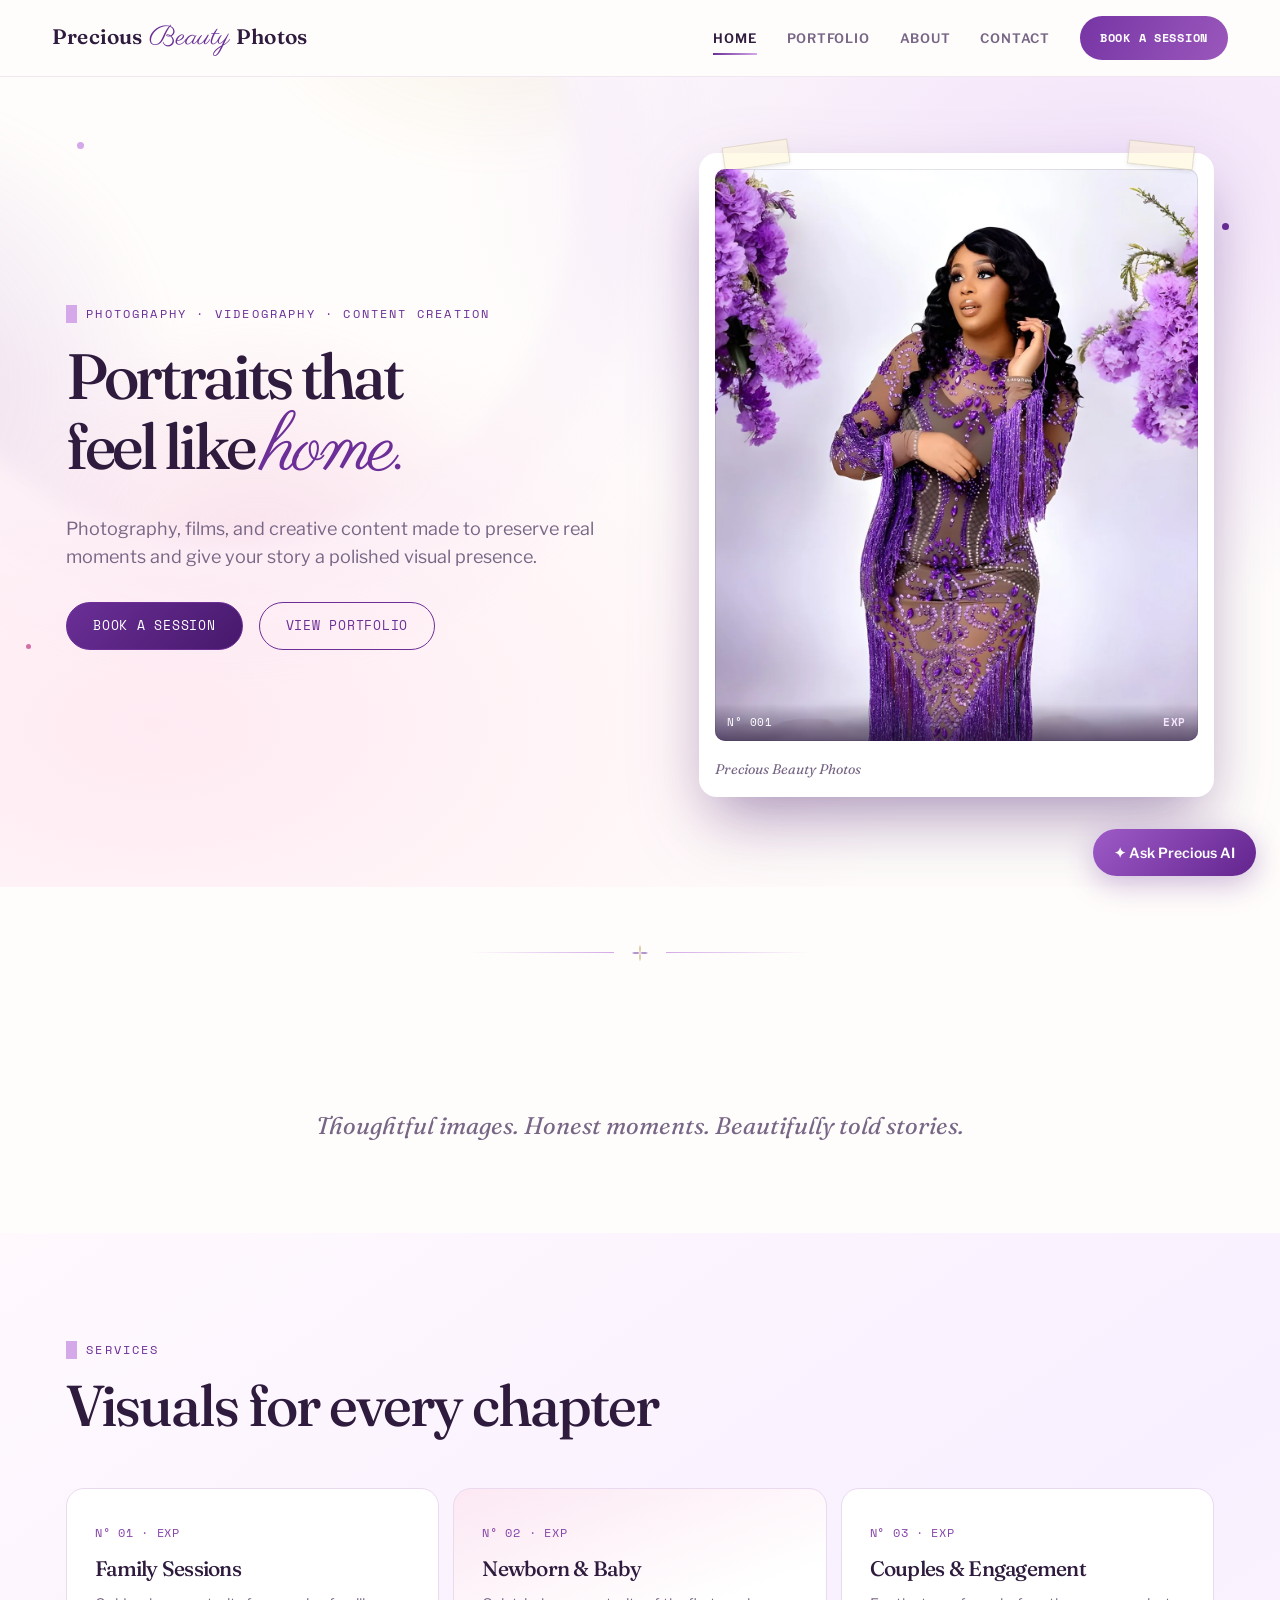
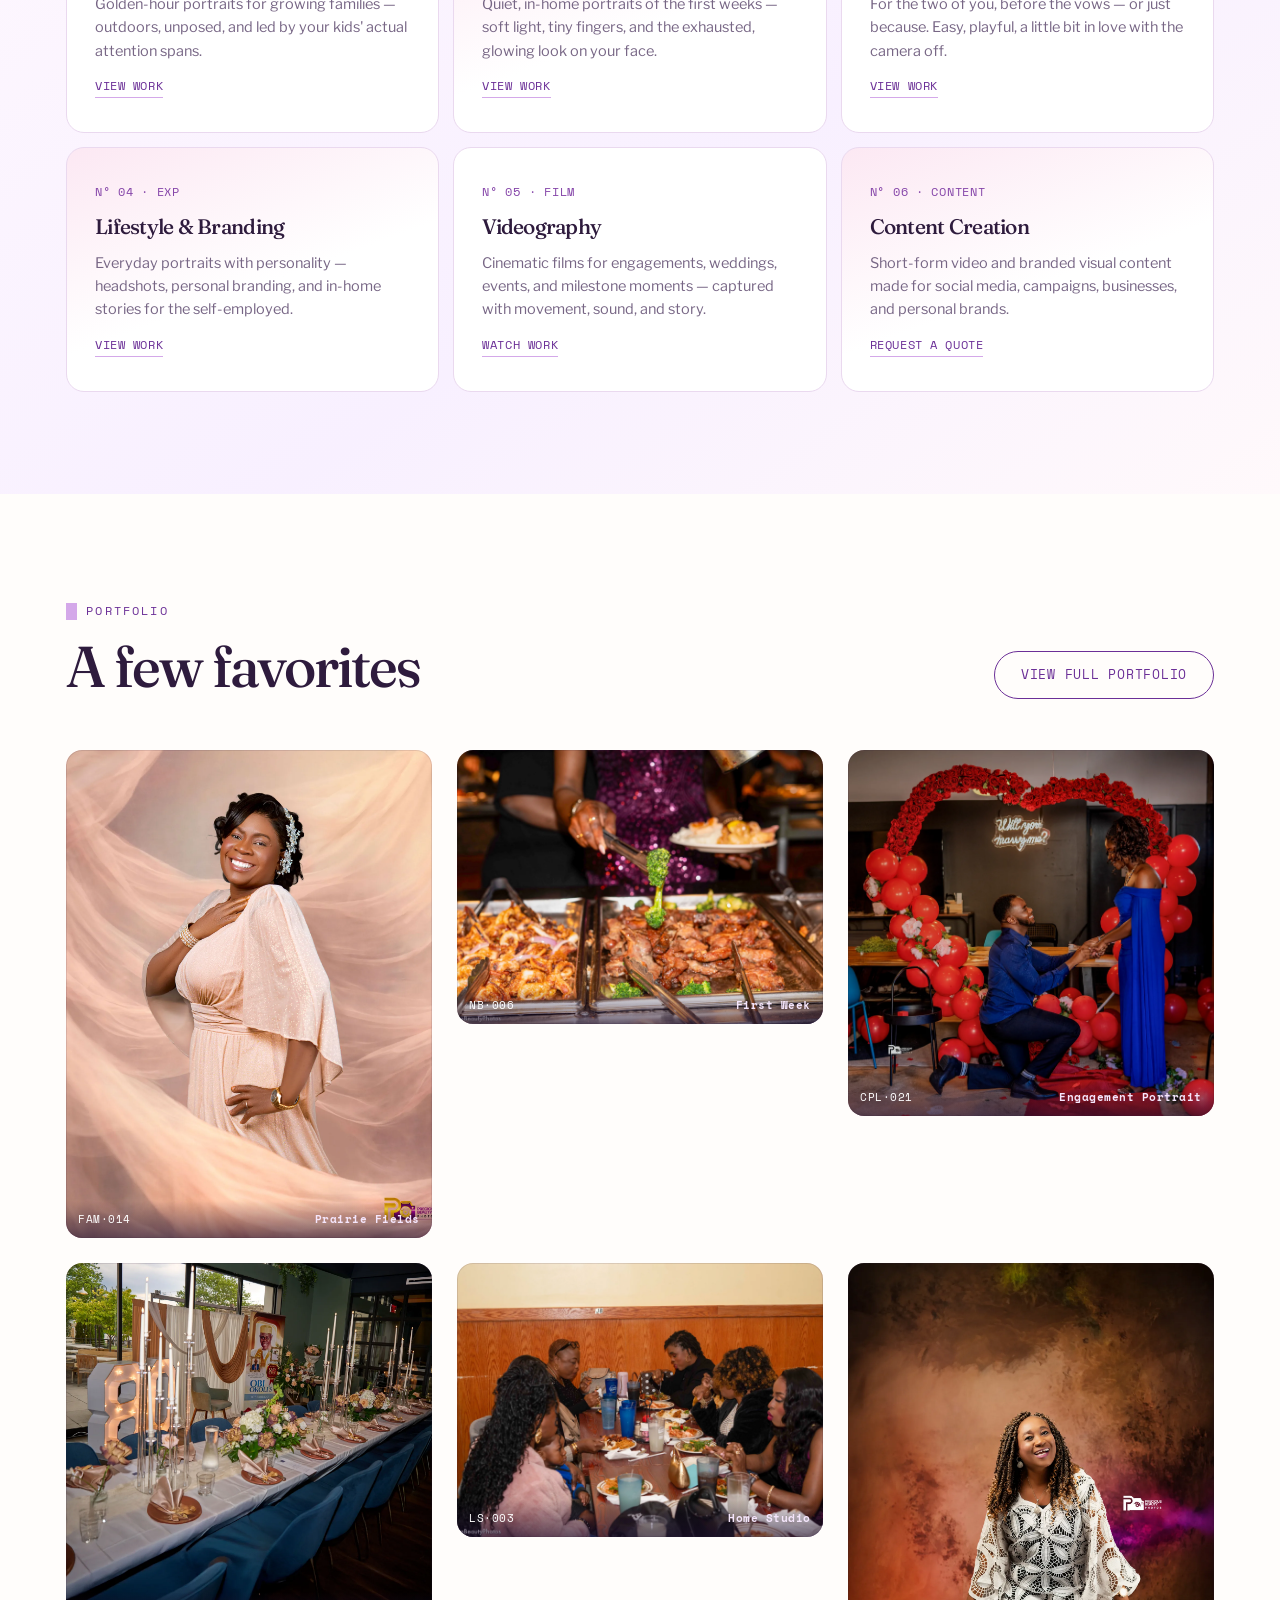
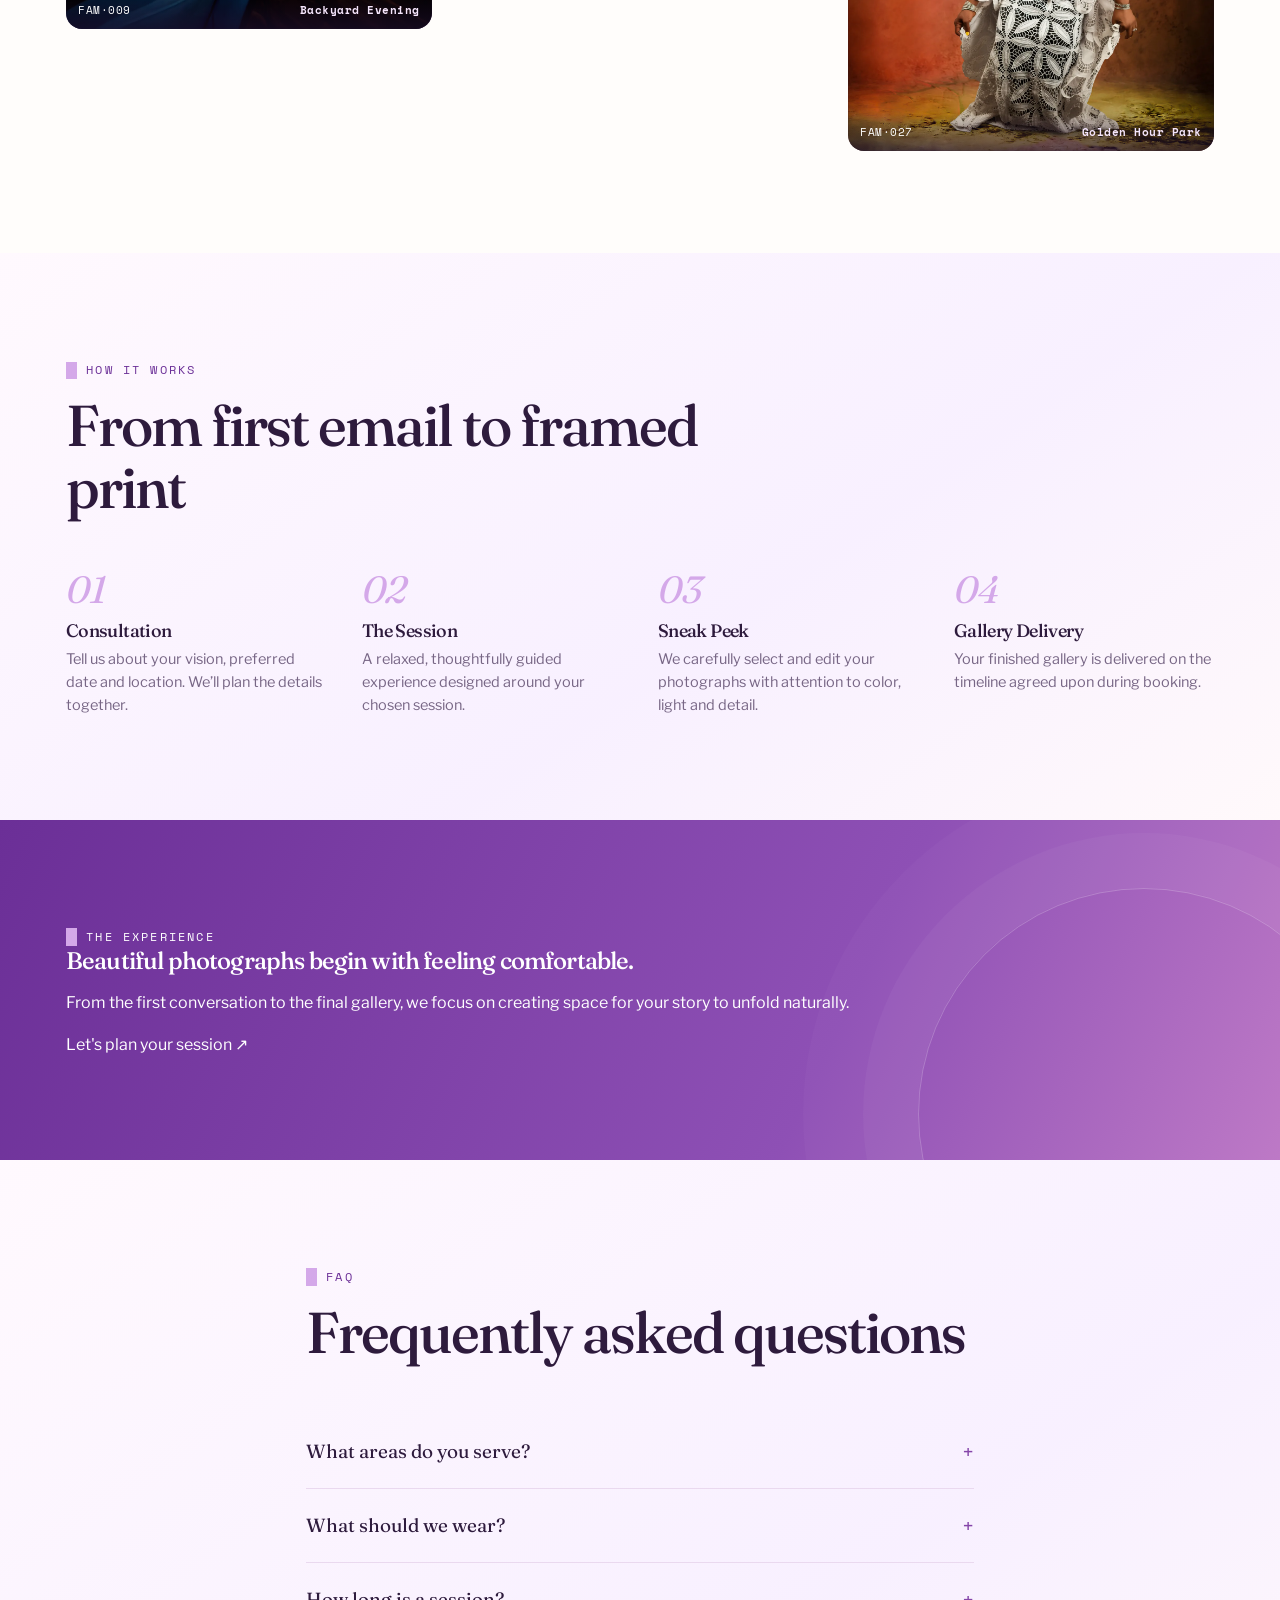
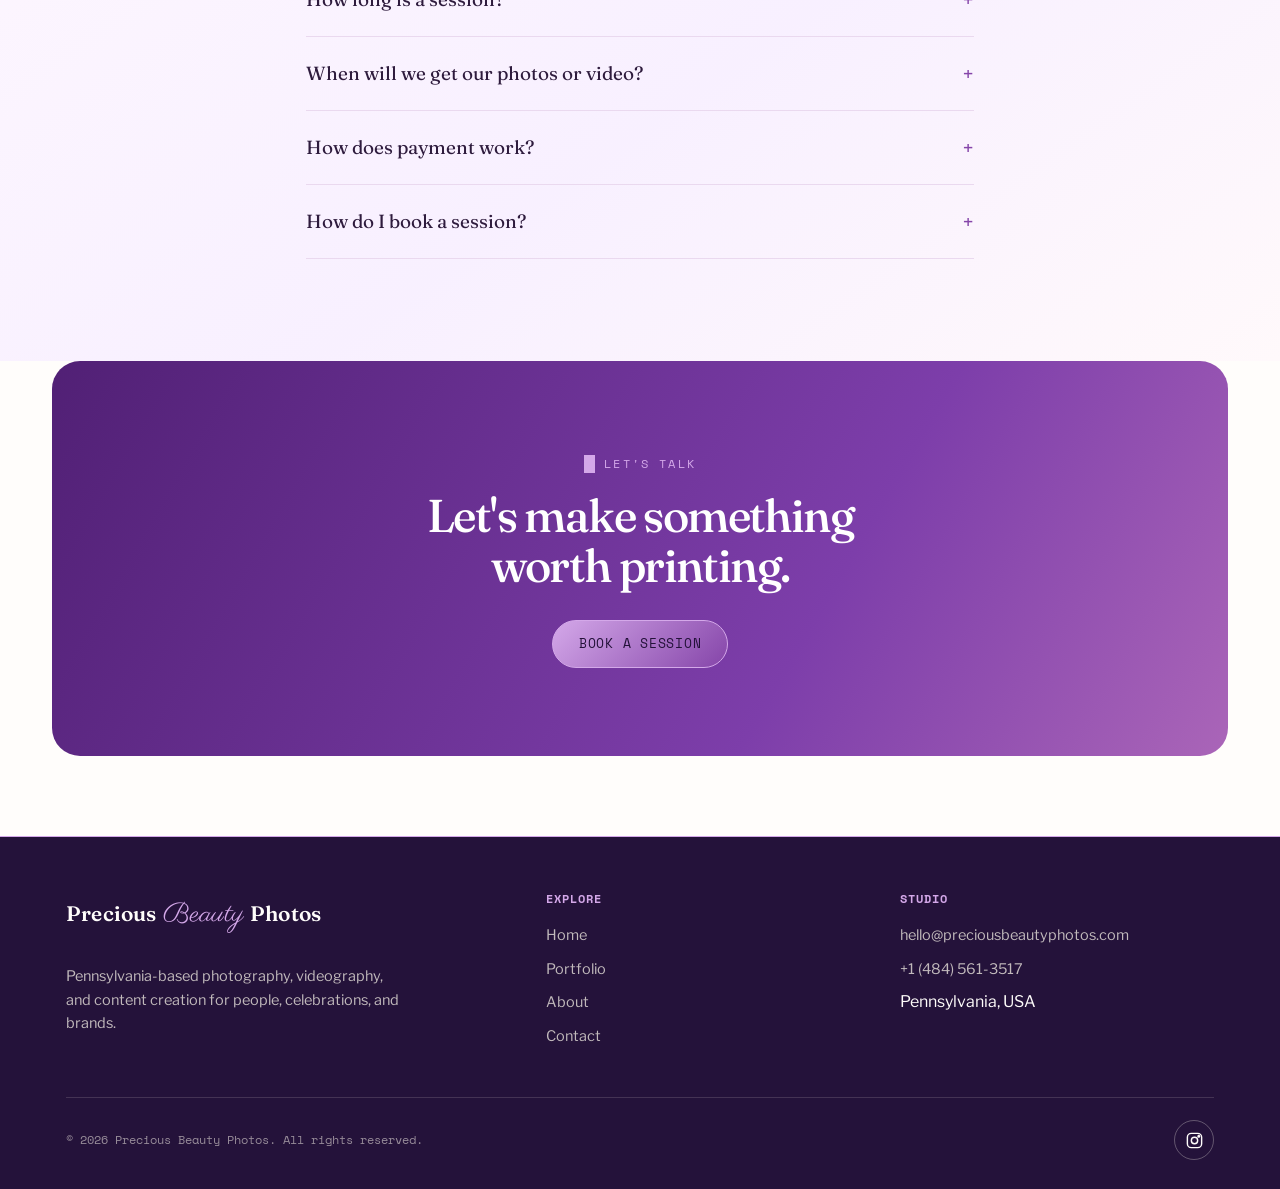
<file: index.html>
<!DOCTYPE html>

<html lang="en">
<head>
<meta charset="utf-8"/>
<meta content="width=device-width, initial-scale=1.0" name="viewport"/>
<title>Precious Beauty Photos | Pennsylvania Photography, Videography &amp; Content Creation</title>
<meta content="#f9f7f4" name="theme-color"/>
<meta content="Precious Beauty Photos — Pennsylvania-based photography, videography, and content creation for portraits, celebrations, brands, and meaningful moments." name="description"/>
<!-- Public-facing site. Edit business details in js/config.js. -->
<link href="https://fonts.googleapis.com" rel="preconnect"/>
<link crossorigin="" href="https://fonts.gstatic.com" rel="preconnect"/>
<link href="https://fonts.googleapis.com/css2?family=Fraunces:ital,opsz,wght@0,9..144,300;0,9..144,500;0,9..144,600;1,9..144,400;1,9..144,500&amp;family=Libre+Franklin:wght@400;500;600;700&amp;family=Space+Mono:wght@400;700&amp;family=Parisienne&amp;family=Cormorant+Garamond:ital,wght@0,500;1,500;1,600&amp;display=swap" rel="stylesheet"/>
<link href="css/styles.css" rel="stylesheet"/>
<link href="css/editorial-refresh.css" rel="stylesheet"/>
<script defer="" src="js/config.js"></script>
<script defer="" src="js/main.js"></script>
<!-- Public Firebase overrides paused until admin management resumes. -->
<link href="css/chatbot.css" rel="stylesheet"/>
<link href="css/mobile-studio.css" rel="stylesheet"/><script defer="" src="js/studio-ui.js"></script></head>
<body>
<header class="site-nav">
<div class="nav-inner">
<a class="brand" data-page="home" href="#home">Precious <span>Beauty</span> Photos</a>
<nav class="links" id="navLinks">
<a class="active" data-page="home" href="#home">Home</a>
<a data-page="portfolio" href="#portfolio">Portfolio</a>
<a data-page="about" href="#about">About</a>
<a data-page="contact" href="#contact">Contact</a>
<a class="btn nav-cta" data-inquiry="" data-page="contact" href="#contact">
  Book a Session
</a>
</nav>
<a class="mobile-book" data-inquiry="" data-page="contact" href="#contact">Book</a><button aria-controls="navLinks" aria-expanded="false" aria-label="Open navigation" class="menu-toggle" id="menuToggle"><span></span><span></span><span></span></button>
</div>
</header>
<!-- ============ HOME ============ -->
<main class="page active" id="page-home">
<section class="hero">
<span class="sparkle s1"></span>
<span class="sparkle s2"></span>
<span class="sparkle s3"></span>
<span class="sparkle s4"></span>
<div class="wrap hero-grid">
<div>
<span class="eyebrow">Photography · Videography · Content Creation</span>
<h1>Portraits that<br/>feel like <em>home.</em></h1>
<p class="lead">Photography, films, and creative content made to preserve real moments and give your story a polished visual presence.</p>
<div class="hero-ctas">
<a class="btn" data-inquiry="" data-page="contact" href="#contact">Book a Session</a>
<a class="btn ghost" data-page="portfolio" href="#portfolio">View Portfolio</a>
</div>
</div>
<div class="polaroid reveal">
<div class="frame" data-caption="Precious Beauty Photos">
<img alt="Precious Beauty Photos" class="frame-photo" decoding="async" fetchpriority="high" src="images-optimized/about-photographer.webp"/>
<div class="cap"><span>N° 001</span><b>EXP</b></div>
</div>
<div class="poltext">Precious Beauty Photos</div>
</div>
</div>
</section>
<div class="flourish">
<span class="fl-line"></span>
<svg fill="none" height="20" viewbox="0 0 24 24" width="20" xmlns="http://www.w3.org/2000/svg">
<path d="M12 2C12 2 13.5 7 12 12C10.5 7 12 2 12 2Z" fill="#C6A15B"></path>
<path d="M12 22C12 22 10.5 17 12 12C13.5 17 12 22 12 22Z" fill="#C6A15B"></path>
<path d="M2 12C2 12 7 10.5 12 12C7 13.5 2 12 2 12Z" fill="#6B2F97"></path>
<path d="M22 12C22 12 17 13.5 12 12C17 10.5 22 12 22 12Z" fill="#6B2F97"></path>
</svg>
<span class="fl-line rev"></span>
</div>
<section class="tight">
<div class="wrap u-narrow u-text-center">
<p class="u-pull-quote">
        Thoughtful images. Honest moments. Beautifully told stories.
      </p>
</div>
</section>
<section class="alt">
<div class="wrap">
<div class="section-head">
<span class="eyebrow">Services</span>
<h2>Visuals for every chapter</h2>
</div>
</div>
<div class="wrap u-filmstrip-wrap">
<div class="filmstrip">
<div class="filmcell">
<span class="fnum">N° 01 · EXP</span>
<h3>Family Sessions</h3>
<p>Golden-hour portraits for growing families — outdoors, unposed, and led by your kids' actual attention spans.</p>
<a data-page="portfolio" href="#portfolio">View work</a>
</div>
<div class="filmcell">
<span class="fnum">N° 02 · EXP</span>
<h3>Newborn &amp; Baby</h3>
<p>Quiet, in-home portraits of the first weeks — soft light, tiny fingers, and the exhausted, glowing look on your face.</p>
<a data-page="portfolio" href="#portfolio">View work</a>
</div>
<div class="filmcell">
<span class="fnum">N° 03 · EXP</span>
<h3>Couples &amp; Engagement</h3>
<p>For the two of you, before the vows — or just because. Easy, playful, a little bit in love with the camera off.</p>
<a data-page="portfolio" href="#portfolio">View work</a>
</div>
<div class="filmcell">
<span class="fnum">N° 04 · EXP</span>
<h3>Lifestyle &amp; Branding</h3>
<p>Everyday portraits with personality — headshots, personal branding, and in-home stories for the self-employed.</p>
<a data-page="portfolio" href="#portfolio">View work</a>
</div>
<div class="filmcell">
<span class="fnum">N° 05 · FILM</span>
<h3>Videography</h3>
<p>Cinematic films for engagements, weddings, events, and milestone moments — captured with movement, sound, and story.</p>
<a data-page="portfolio" href="#portfolio">Watch work</a>
</div>
<div class="filmcell">
<span class="fnum">N° 06 · CONTENT</span>
<h3>Content Creation</h3>
<p>Short-form video and branded visual content made for social media, campaigns, businesses, and personal brands.</p>
<a data-inquiry="" data-page="contact" href="#contact">Request a quote</a>
</div>
</div>
</div>
</section>
<section>
<div class="wrap">
<div class="section-head u-flex-between u-no-max">
<div>
<span class="eyebrow">Portfolio</span>
<h2 class="u-mt-14">A few favorites</h2>
</div>
<a class="btn ghost" data-page="portfolio" href="#portfolio">
        View Full Portfolio
      </a>
</div>
<div class="gallery">
<div class="frame g-tall reveal">
<img alt="Family Photography" class="frame-photo" decoding="async" loading="lazy" src="images-optimized/DSC09245-1.jpg-bright.webp"/>
<div class="cap">
<span>FAM·014</span>
<b>Prairie Fields</b>
</div>
</div>
<div class="frame g-wide reveal">
<img alt="Newborn Photography" class="frame-photo" decoding="async" loading="lazy" src="images-optimized/DSC01818.webp"/>
<div class="cap">
<span>NB·006</span>
<b>First Week</b>
</div>
</div>
<div class="frame g-square reveal">
<img alt="Couple Photography" class="frame-photo" decoding="async" loading="lazy" src="images-optimized/DSC01784 (1).webp"/>
<div class="cap">
<span>CPL·021</span>
<b>Engagement Portrait</b>
</div>
</div>
<div class="frame g-square reveal">
<img alt="Family Photography" class="frame-photo" decoding="async" loading="lazy" src="images-optimized/DSC00456.webp"/>
<div class="cap">
<span>FAM·009</span>
<b>Backyard Evening</b>
</div>
</div>
<div class="frame g-wide reveal">
<img alt="Lifestyle Photography" class="frame-photo" decoding="async" loading="lazy" src="images-optimized/DSC01784.webp"/>
<div class="cap">
<span>LS·003</span>
<b>Home Studio</b>
</div>
</div>
<div class="frame g-tall reveal">
<img alt="Family Photography" class="frame-photo" decoding="async" loading="lazy" src="images-optimized/DSC09546 1.webp"/>
<div class="cap">
<span>FAM·027</span>
<b>Golden Hour Park</b>
</div>
</div>
</div>
</div>
</section>
<section class="alt">
<div class="wrap">
<div class="section-head">
<span class="eyebrow">How it works</span>
<h2>From first email to framed print</h2>
</div>
<div class="process">
<div class="p-step"><div class="pnum">01</div><h4>Consultation</h4><p>Tell us about your vision, preferred date and location. We’ll plan the details together.</p></div>
<div class="p-step"><div class="pnum">02</div><h4>The Session</h4><p>A relaxed, thoughtfully guided experience designed around your chosen session.</p></div>
<div class="p-step"><div class="pnum">03</div><h4>Sneak Peek</h4><p>We carefully select and edit your photographs with attention to color, light and detail.</p></div>
<div class="p-step"><div class="pnum">04</div><h4>Gallery Delivery</h4><p>Your finished gallery is delivered on the timeline agreed upon during booking.</p></div>
</div>
</div>
</section>
<section aria-label="Our approach" class="editorial-note reveal">
<div class="wrap editorial-note-inner">
<span class="eyebrow">The experience</span>
<h2>Beautiful photographs begin with feeling comfortable.</h2>
<p>From the first conversation to the final gallery, we focus on creating space for your story to unfold naturally.</p>
<a class="text-link" data-page="contact" href="#contact">Let's plan your session <span aria-hidden="true">↗</span></a>
</div>
</section>
<section class="alt">
<div class="wrap u-narrow">
<div class="section-head u-no-max">
<span class="eyebrow">FAQ</span>
<h2>Frequently asked questions</h2>
</div>
<div id="faqList"></div>
</div>
</section>
<section class="cta-banner">
<div class="wrap">
<span class="eyebrow">Let's talk</span>
<h2>Let's make something worth printing.</h2>
<a class="btn on-dark" data-inquiry="" data-page="contact" href="#contact">Book a Session</a>
</div>
</section>
</main>
<!-- ============ PORTFOLIO ============ -->
<main class="page" id="page-portfolio">
<section class="u-section-top">
<div class="wrap">
<div class="section-head">
<span class="eyebrow">Portfolio</span>
<h2>Stories in frames.</h2>
<p class="u-text-muted u-mt-14 u-max-56">Explore our photography and films. Choose a collection, then tap any photograph for a closer look.</p>
</div>
<div class="portfolio-toolbar"><label for="portfolioCategory">Explore collections</label><select aria-label="Filter portfolio by category" id="portfolioCategory"></select></div><div class="filters" id="filters">
<button class="filter-btn active" data-filter="all">All</button>
<button class="filter-btn" data-filter="portrait">Portrait Photography</button>
<button class="filter-btn" data-filter="newborn">Newborn Photography</button>
<button class="filter-btn" data-filter="wedding">Wedding Photography</button>
<button class="filter-btn" data-filter="event">Event Photography</button>
<button class="filter-btn" data-filter="corporate">Corporate Headshots</button>
<button class="filter-btn" data-filter="birthday">Birthday Sessions</button>
<button class="filter-btn" data-filter="family">Family Photography</button>
<button class="filter-btn" data-filter="graduation">Graduation Shoots</button>
<button class="filter-btn" data-filter="studio">Studio Photography</button>
<button class="filter-btn" data-filter="videography">Videography</button>
<button class="filter-btn" data-filter="content">Content Creation</button>
</div>
<p aria-live="polite" id="portfolioCount"></p>
<div class="gallery" id="portfolioGrid"><!-- populated by PortfolioGrid module in js/main.js, from SITE_CONFIG.portfolio in js/config.js --></div><dialog aria-label="Photography viewer" id="photoViewer"><div class="viewer-top"><span id="viewerCount"></span><button aria-label="Close photograph" id="viewerClose" type="button">×</button></div><div class="viewer-stage"><button aria-label="Previous photograph" id="viewerPrev" type="button">‹</button><img alt="" id="viewerImage"/><button aria-label="Next photograph" id="viewerNext" type="button">›</button></div><p id="viewerCaption"></p></dialog>
</div>
</section>
<section class="cta-banner">
<div class="wrap">
<span class="eyebrow">Like what you see</span>
<h2>Your story starts here.</h2>
<a class="btn on-dark" data-inquiry="" data-page="contact" href="#contact">Book a Session</a>
</div>
</section>
</main>
<!-- ============ ABOUT ============ -->
<main class="page" id="page-about">
<section class="u-section-top">
<div class="wrap about-hero">
<div class="polaroid polaroid--tilt-left">
<div class="frame">
<img alt="Precious Emmanuela, photographer at Precious Beauty Photos" class="frame-photo" decoding="async" fetchpriority="high" src="images-optimized/about-photographer.webp"/>
</div>
</div>
<div>
<span class="eyebrow">About</span>
<h2 class="about-heading">Hi, I'm Precious Emmanuela.</h2>
<p>
          I’m Precious Emmanuela, the creative behind Precious Beauty Photos. My work is centered on warm, polished imagery that still feels personal — from portraits and family milestones to films and content created for brands.
        </p>
<p>
          Based in Pennsylvania, USA, I offer photography, videography, and content creation for individuals, families, couples, celebrations, and growing businesses. I’m also available for travel depending on the project.
        </p>
</div>
</div>
</section>
<div class="flourish">
<span class="fl-line"></span>
<svg fill="none" height="20" viewbox="0 0 24 24" width="20" xmlns="http://www.w3.org/2000/svg">
<path d="M12 2C12 2 13.5 7 12 12C10.5 7 12 2 12 2Z" fill="#C6A15B"></path>
<path d="M12 22C12 22 10.5 17 12 12C13.5 17 12 22 12 22Z" fill="#C6A15B"></path>
<path d="M2 12C2 12 7 10.5 12 12C7 13.5 2 12 2 12Z" fill="#6B2F97"></path>
<path d="M22 12C22 12 17 13.5 12 12C17 10.5 22 12 22 12Z" fill="#6B2F97"></path>
</svg>
<span class="fl-line rev"></span>
</div>
<section class="alt">
<div class="wrap">
<div class="section-head">
<span class="eyebrow">Approach</span>
<h2>What I believe about portraits</h2>
</div>
<div class="values">
<div class="value-card">
<h4>Light over gear</h4>
<p>Natural, available light — window light, open shade, golden hour — over heavy studio setups. It's softer, and it's honest.</p>
</div>
<div class="value-card">
<h4>Direction, not posing</h4>
<p>I give you something to do together, not a pose to hold. The good expressions happen in the seconds after the instruction.</p>
</div>
<div class="value-card">
<h4>Prints outlive feeds</h4>
<p>Every gallery is built to be printed — albums, wall art, the stuff that's still around in twenty years.</p>
</div>
</div>
</div>
</section>
<section>
<div class="wrap u-narrow">
<div class="section-head u-no-max">
<span class="eyebrow">Behind the lens</span>
<h2>A few quick facts</h2>
</div>
<ul class="facts-list">
<li>· Based in Pennsylvania, USA</li>
<li>· Photography, videography, and content creation</li>
<li>· Available for portraits, celebrations, events, and brand projects</li>
<li>· Travel availability can be discussed during inquiry</li>
</ul>
</div>
</section>
<section class="cta-banner">
<div class="wrap">
<span class="eyebrow">Let's meet</span>
<h2>I'd love to hear your story.</h2>
<a class="btn on-dark" data-page="contact" href="#contact">Get in Touch</a>
</div>
</section>
</main>
<!-- ============ CONTACT ============ -->
<main class="page" id="page-contact">
<section class="u-section-top">
<div class="wrap">
<div class="section-head">
<span class="eyebrow">Contact</span>
<h2>Let's find your date</h2>
<p class="u-text-muted u-mt-14 u-max-56">Tell me what you are planning — a photography session, a film, or content for your brand — and I’ll follow up with availability and next steps.</p>
</div>
<div class="collections"><span class="eyebrow">Investment</span><h2>Photography collections</h2><p>Portraits from $650 • Maternity from $700 • Personal branding from $750 • Graduation from $600 • Events from $850 • Home studio $1,500 • Family $2,500</p><details class="collection-group" open=""><summary>Portrait Photography</summary><div class="collection-grid"><article class="collection-card"><h4>Signature Portrait</h4><strong>$650</strong><p>Pre-session consultation; up to 45 minutes; one location or studio setup; one outfit; eight fully retouched images; private online gallery; additional images $40 each.</p><button class="btn ghost" data-package="Portrait Photography | Signature Portrait" type="button">Request this collection</button></article><article class="collection-card"><h4>Elevated Portrait</h4><strong>$950</strong><p>Styling consultation; up to 90 minutes; two outfits; two coordinated setups; fifteen fully retouched images; one 11×14 professional print; social-media highlight reel.</p><button class="btn ghost" data-package="Portrait Photography | Elevated Portrait" type="button">Request this collection</button></article><article class="collection-card"><h4>Luxury Portrait Experience</h4><strong>$1,500</strong><p>Concept-development call; up to two hours; three outfits; up to three setups; 25 fully retouched images; short cinematic video; one 16×20 wall portrait; priority editing. GWBYELLA hair styling subject to cost and scope confirmation.</p><button class="btn ghost" data-package="Portrait Photography | Luxury Portrait Experience" type="button">Request this collection</button></article></div></details><details class="collection-group"><summary>Maternity</summary><div class="collection-grid"><article class="collection-card"><h4>Essential</h4><strong>$700</strong><p>Session scope and deliverables confirmed during consultation.</p><button class="btn ghost" data-package="Maternity | Essential" type="button">Request this collection</button></article><article class="collection-card"><h4>Signature</h4><strong>$1,100</strong><p>Session scope and deliverables confirmed during consultation.</p><button class="btn ghost" data-package="Maternity | Signature" type="button">Request this collection</button></article><article class="collection-card"><h4>Luxury maternity experience</h4><strong>$1,650</strong><p>Session scope and deliverables confirmed during consultation.</p><button class="btn ghost" data-package="Maternity | Luxury maternity experience" type="button">Request this collection</button></article></div></details><details class="collection-group"><summary>Personal Branding</summary><div class="collection-grid"><article class="collection-card"><h4>Brand Refresh</h4><strong>$750</strong><p>Session scope and deliverables confirmed during consultation.</p><button class="btn ghost" data-package="Personal Branding | Brand Refresh" type="button">Request this collection</button></article><article class="collection-card"><h4>Brand Story</h4><strong>$1,250</strong><p>Session scope and deliverables confirmed during consultation.</p><button class="btn ghost" data-package="Personal Branding | Brand Story" type="button">Request this collection</button></article><article class="collection-card"><h4>Brand Campaign</h4><strong>$1,850</strong><p>Session scope and deliverables confirmed during consultation.</p><button class="btn ghost" data-package="Personal Branding | Brand Campaign" type="button">Request this collection</button></article></div></details><details class="collection-group"><summary>Graduation</summary><div class="collection-grid"><article class="collection-card"><h4>Signature Graduate</h4><strong>$600</strong><p>Session scope and deliverables confirmed during consultation.</p><button class="btn ghost" data-package="Graduation | Signature Graduate" type="button">Request this collection</button></article><article class="collection-card"><h4>Graduate Plus</h4><strong>$900</strong><p>Session scope and deliverables confirmed during consultation.</p><button class="btn ghost" data-package="Graduation | Graduate Plus" type="button">Request this collection</button></article><article class="collection-card"><h4>Ultimate Graduate Experience</h4><strong>$1,350</strong><p>Session scope and deliverables confirmed during consultation.</p><button class="btn ghost" data-package="Graduation | Ultimate Graduate Experience" type="button">Request this collection</button></article></div></details><details class="collection-group"><summary>Event Photography</summary><div class="collection-grid"><article class="collection-card"><h4>Petite Event</h4><strong>$850</strong><p>2 hours; 75+ edited images.</p><button class="btn ghost" data-package="Event Photography | Petite Event" type="button">Request this collection</button></article><article class="collection-card"><h4>Signature Event</h4><strong>$1,500</strong><p>4 hours; 175+ edited images.</p><button class="btn ghost" data-package="Event Photography | Signature Event" type="button">Request this collection</button></article><article class="collection-card"><h4>Premier Event</h4><strong>$2,100</strong><p>6 hours; 275+ edited images.</p><button class="btn ghost" data-package="Event Photography | Premier Event" type="button">Request this collection</button></article><article class="collection-card"><h4>Five-Hour Event</h4><strong>$3,750</strong><p>5 hours of event photography. Edited image count and full scope confirmed during consultation.</p><button class="btn ghost" data-package="Event Photography | Five-Hour Event" type="button">Request this collection</button></article><article class="collection-card"><h4>Full Celebration</h4><strong>$5,000</strong><p>8 hours of event coverage; 400+ edited images. Final scope confirmed during consultation.</p><button class="btn ghost" data-package="Event Photography | Full Celebration" type="button">Request this collection</button></article><article class="collection-card"><h4>Photo + Video</h4><strong>Request a quote</strong><p>Custom coverage and deliverables.</p><button class="btn ghost" data-package="Event Photography | Photo + Video" type="button">Request this collection</button></article></div></details><details class="collection-group"><summary>Home Studio</summary><div class="collection-grid"><article class="collection-card"><h4>Home Studio Session</h4><strong>$1,500</strong><p>2-hour home studio session with 15 edited images. Additional participants, setups and services are subject to consultation.</p><button class="btn ghost" data-package="Home Studio | Home Studio Session" type="button">Request this collection</button></article></div></details><details class="collection-group"><summary>Family Photography</summary><div class="collection-grid"><article class="collection-card"><h4>Family Photography Session</h4><strong>$2,500</strong><p>Family photography collection. Participants, households, group combinations, deliverables and location confirmed during consultation.</p><button class="btn ghost" data-package="Family Photography | Family Session" type="button">Request this collection</button></article></div></details></div><div class="book-widget"><div class="book-widget-copy"><h3>Reserve your date with a signed agreement and 70% retainer.</h3><p>The remaining 30% is due seven days before your session or event. No photography begins with an unpaid balance, and galleries are released only after all charges are settled. Additional edits, time and scope changes require written approval and payment.</p><p>Group sessions cover only agreed participants, households, outfits, locations, setups and combinations. Independent portraits, branding and additional participants may require separate fees or sessions.</p></div></div><div class="contact-grid"><div class="inquiry-card" id="inquiry"><h3>Session inquiry</h3><p>Tell us about your plans. This is a request, not a confirmed reservation. Please provide only information necessary for planning.</p><form id="sessionInquiry"><div class="inquiry-fields"><label>Full name<input autocomplete="name" name="Name" required=""/></label><label>Email<input autocomplete="email" name="Email" required="" type="email"/></label><label>Phone (optional)<input name="Phone" type="tel"/></label><label>Collection<select id="inquiryPackage" name="Collection" required=""><option>Portrait Photography | Signature Portrait</option><option>Portrait Photography | Elevated Portrait</option><option>Portrait Photography | Luxury Portrait Experience</option><option>Maternity | Essential</option><option>Maternity | Signature</option><option>Maternity | Luxury maternity experience</option><option>Personal Branding | Brand Refresh</option><option>Personal Branding | Brand Story</option><option>Personal Branding | Brand Campaign</option><option>Graduation | Signature Graduate</option><option>Graduation | Graduate Plus</option><option>Graduation | Ultimate Graduate Experience</option><option>Event Photography | Petite Event</option><option>Event Photography | Signature Event</option><option>Event Photography | Premier Event</option><option>Event Photography | Full Celebration</option><option>Event Photography | Photo + Video</option><option>Family Photography — custom quote</option><option>Newborn &amp; Baby — custom quote</option><option>Couples &amp; Engagement — custom quote</option><option>Wedding Photography — custom quote</option><option>Corporate Headshots — custom quote</option><option>Birthday Sessions — custom quote</option><option>Studio Photography — custom quote</option><option>Videography — custom quote</option><option>Content Creation — custom quote</option><option>Not sure yet — custom quote</option><option>Event Photography | Five-Hour Event</option><option>Home Studio | Home Studio Session</option><option>Family Photography | Family Session</option></select></label><label>Preferred date<input name="Date" required="" type="date"/></label><label>Preferred time<input name="Time" type="time"/></label><label>Total people<input min="1" name="People" required="" type="number"/></label><label>Separate households<input min="1" name="Households" required="" type="number"/></label><label>Children's first names and ages (if applicable; optional)<input maxlength="300" name="Children"/></label><label>Desired group combinations<input maxlength="300" name="Combinations"/></label><label>Individual portraits requested?<select name="Individual portraits"><option>No</option><option>Yes</option><option>Unsure</option></select></label><label>Outfits<input min="1" name="Outfits" required="" type="number"/></label><label>Locations<input min="1" name="Locations" required="" type="number"/></label><label>Branding or professional headshots?<select name="Branding"><option>No</option><option>Yes</option><option>Unsure</option></select></label><label>Intended use<input maxlength="300" name="Intended use" required=""/></label><label>Location / venue<input maxlength="300" name="Venue"/></label></div><label>Additional details<textarea maxlength="2000" name="Details" rows="4"></textarea></label><label class="scope-check"><input required="" type="checkbox"/> I understand that extra people, households, outfits, setups, locations and individual sessions are not automatically included and may require approval and additional payment.</label><p aria-live="polite" id="inquiryEstimate"></p><button class="btn" type="submit">Prepare inquiry email</button><p id="inquiryStatus" role="status">Opens your email application with the completed request. You must send it yourself; no booking is confirmed.</p></form><button class="btn ghost" onclick="window.PreciousAI.open()" type="button">Ask Precious AI</button></div>
<div>
<div class="info-block">
<h4>Service Area</h4>
<p>Based in Pennsylvania, USA. Available for sessions and projects across Pennsylvania, with travel available depending on the location and project.</p>
</div>
<div class="info-block">
<h4>Response Time</h4>
<p>I aim to respond to inquiries as soon as possible. Your date is reserved only after the signed agreement and 70% retainer are received. The final 30% is due seven days before your session or event.</p>
</div>
<div class="info-block">
<h4>Studio Email</h4>
<p>hello@preciousbeautyphotos.com · +1 (484) 561-3517</p>
</div>
<div class="info-block">
<h4>Follow Along</h4>
<div class="socials socials--tight">
<a aria-label="Precious Beauty Photos on Instagram" class="social-link" href="https://www.instagram.com/preciousbeautyphotos?igsi=YXdrMzc3eGZzcmU2" rel="noopener noreferrer" target="_blank"><svg aria-hidden="true" viewbox="0 0 24 24"><rect height="18" rx="5" width="18" x="3" y="3"></rect><circle cx="12" cy="12" r="4"></circle><circle cx="17.4" cy="6.6" r="1"></circle></svg></a>
</div>
</div>
</div>
</div>
</div>
</section>
<section class="alt">
<div class="wrap u-narrow">
<div class="section-head u-no-max">
<span class="eyebrow">Before you write in</span>
<h2>A couple quick answers</h2>
</div>
<div id="faqListContact"></div>
</div>
</section>
</main>
<!-- Video portfolio modal -->
<div aria-hidden="true" aria-labelledby="videoModalTitle" aria-modal="true" class="video-modal" id="videoModal" role="dialog">
<div class="video-modal-card">
<div class="video-modal-head">
<div>
<span class="eyebrow">Videography</span>
<h3 id="videoModalTitle">Film</h3>
</div>
<button aria-label="Close video" class="video-modal-close" id="videoModalClose" type="button">×</button>
</div>
<div class="video-modal-player-wrap">
<video controls="" id="videoModalPlayer" playsinline="" preload="metadata"></video>
</div>
</div>
</div>
<footer>
<div class="wrap">
<div class="foot-grid">
<div>
<div class="brand footer-brand">Precious <span>Beauty</span> Photos</div>
<p class="footer-desc">Pennsylvania-based photography, videography, and content creation for people, celebrations, and brands.</p>
</div>
<div>
<h4>Explore</h4>
<ul>
<li><a data-page="home" href="#home">Home</a></li>
<li><a data-page="portfolio" href="#portfolio">Portfolio</a></li>
<li><a data-page="about" href="#about">About</a></li>
<li><a data-page="contact" href="#contact">Contact</a></li>
</ul>
</div>
<div>
<h4>Studio</h4>
<ul>
<li><a href="mailto:hello@preciousbeautyphotos.com">hello@preciousbeautyphotos.com</a></li>
<li><a href="https://wa.me/14845613517" rel="noopener" target="_blank">+1 (484) 561-3517</a></li>
<li><span>Pennsylvania, USA</span></li>
</ul>
</div>
</div>
<div class="foot-bottom">
<p>© 2026 Precious Beauty Photos. All rights reserved.</p>
<div class="socials">
<a aria-label="Precious Beauty Photos on Instagram" class="social-link" href="https://www.instagram.com/preciousbeautyphotos?igsi=YXdrMzc3eGZzcmU2" rel="noopener noreferrer" target="_blank"><svg aria-hidden="true" viewbox="0 0 24 24"><rect height="18" rx="5" width="18" x="3" y="3"></rect><circle cx="12" cy="12" r="4"></circle><circle cx="17.4" cy="6.6" r="1"></circle></svg></a>
</div>
</div>
</div>
</footer>
<script defer="" src="js/chatbot.js"></script>
<script defer="" src="js/inquiry.js"></script>
</body>
</html>
</file>
<file: css/styles.css>
/* =========================================================================
   Precious Beauty Photos — Stylesheet
   Organized in layers: Tokens -> Reset/Base -> Layout -> Components -> Pages -> Utilities
   ========================================================================= */

/* ---------- 1. Design tokens ---------- */
:root{
  --paper: #FFFDFB;
  --paper-light: #FFFFFF;
  --paper-deep: #F8EFF6;
  --ink: #2E1B3D;
  --ink-soft: #776685;
  --gold: #C6A15B;
  --gold-deep: #A3812E;
  --gold-light: #EFE1BE;
  --sage: #5B2A86;
  --sage-light: #D9B7DE;
  --purple: #6B2F97;
  --purple-deep: #46186B;
  --plum-dark: #24123A;
  --blush: #F7E4EE;
  --blush-deep: #EEBFDA;
  --rose: #C9709A;
  --lilac: #A876CC;
  --line: #EBDCEF;
  --white: #FFFFFF;
  --max: 1180px;
}

/* ---------- 2. Reset & base elements ---------- */
*{box-sizing:border-box;}
html{scroll-behavior:smooth;}

@media (prefers-reduced-motion: reduce){
  *, *::before, *::after{
    animation-duration:0.01ms !important;
    animation-iteration-count:1 !important;
    transition-duration:0.01ms !important;
    scroll-behavior:auto !important;
  }
}

body{
  margin:0;
  background:
    radial-gradient(rgba(198,161,91,.10) 1px, transparent 1px) 0 0/34px 34px,
    var(--paper);
  color:var(--ink);
  font-family:'Libre Franklin', sans-serif;
  font-size:16px;
  line-height:1.6;
  -webkit-font-smoothing:antialiased;
}
img{max-width:100%;display:block;}
a{color:inherit;text-decoration:none;}
ul{margin:0;padding:0;list-style:none;}
button{font-family:inherit;cursor:pointer;}
h1,h2,h3,h4{font-family:'Fraunces', serif;font-weight:500;margin:0;line-height:1.08;color:var(--ink);}

/* ---------- 3. Shared layout primitives ---------- */
.wrap{max-width:var(--max);margin:0 auto;padding:0 32px;}
@media(max-width:640px){.wrap{padding:0 20px;}}

.eyebrow{
  font-family:'Space Mono', monospace;
  font-size:11.5px;
  letter-spacing:.14em;
  text-transform:uppercase;
  color:var(--gold-deep);
  display:inline-flex;
  align-items:center;
  gap:9px;
}
.eyebrow::before{content:"✦";font-size:11px;color:var(--gold);display:inline-block;}
.script{font-family:'Parisienne', cursive;font-weight:400;}

section{padding:88px 0;}
section.tight{padding:64px 0;}
.section-head{max-width:640px;margin-bottom:48px;}
.section-head h2{font-size:clamp(28px,3.4vw,40px);margin-top:14px;}
.alt{
  background:
    radial-gradient(900px 480px at 8% -15%, rgba(198,161,91,.10), transparent 60%),
    radial-gradient(800px 440px at 100% 115%, rgba(168,118,204,.12), transparent 60%),
    var(--paper-deep);
}

/* ---------- 4. Scroll reveal & shared keyframes ---------- */
@media (prefers-reduced-motion: no-preference){
  .reveal{opacity:0;transform:translateY(18px);transition:opacity .7s ease, transform .7s ease;}
  .reveal.in{opacity:1;transform:translateY(0);}
}

@keyframes fadeUp{from{opacity:0;transform:translateY(18px);}to{opacity:1;transform:translateY(0);}}
@keyframes floatY{0%,100%{transform:rotate(2.4deg) translateY(0);}50%{transform:rotate(2.4deg) translateY(-12px);}}
@keyframes sparkle{0%,100%{opacity:.2;transform:scale(.7);}50%{opacity:.9;transform:scale(1.2);}}
@keyframes shimmerLine{0%{background-position:-200% 0;}100%{background-position:200% 0;}}
@keyframes gradientShift{0%{background-position:0% 50%;}50%{background-position:100% 50%;}100%{background-position:0% 50%;}}
@keyframes pageFade{from{opacity:0;transform:translateY(14px);}to{opacity:1;transform:translateY(0);}}

/* ---------- 5. Decorative dividers ---------- */
.sprockets{
  height:14px;
  background-image:radial-gradient(circle, var(--purple) 2.6px, transparent 3px);
  background-size:22px 14px;
  background-repeat:repeat-x;
  background-position:center;
  opacity:.18;
}
.sprockets.light{opacity:.28;background-image:radial-gradient(circle, var(--paper) 2.6px, transparent 3px);}

.shine-line{
  height:2px;margin:0;
  background:linear-gradient(90deg, transparent, var(--gold) 25%, var(--purple) 50%, var(--gold) 75%, transparent);
  background-size:200% 100%;
  animation:shimmerLine 5s linear infinite;
  opacity:.7;
}

.flourish{
  display:flex;align-items:center;justify-content:center;gap:16px;
  max-width:340px;margin:0 auto;padding:56px 0;
}
.flourish .fl-line{flex:1;height:1px;background:linear-gradient(90deg, transparent, var(--gold));}
.flourish .fl-line.rev{background:linear-gradient(90deg, var(--gold), transparent);}
.flourish svg{flex:none;animation:sparkle 4s ease-in-out infinite;}

/* ---------- 6. Nav ---------- */
header.site-nav{
  position:sticky;top:0;z-index:100;
  background:rgba(255,255,255,.9);
  backdrop-filter:blur(8px);
  border-bottom:1px solid var(--line);
}
.nav-inner{
  max-width:var(--max);margin:0 auto;padding:18px 32px;
  display:flex;align-items:center;justify-content:space-between;
}
.brand{font-family:'Fraunces',serif;font-weight:600;font-size:21px;letter-spacing:.01em;display:inline-flex;align-items:baseline;gap:6px;}
.brand span{color:var(--purple);font-family:'Parisienne',cursive;font-weight:400;font-size:1.3em;}
nav.links{display:flex;align-items:center;gap:30px;}
nav.links a{
  position:relative;
  font-size:13px;letter-spacing:.06em;text-transform:uppercase;font-weight:600;
  color:var(--ink-soft);padding:6px 0;
  transition:color .25s ease;
}
nav.links a:not(.btn)::after{
  content:"";position:absolute;left:0;right:100%;bottom:-1px;height:2px;
  background:linear-gradient(90deg, var(--purple), var(--gold));
  transition:right .3s cubic-bezier(.4,0,.2,1);
}
nav.links a:hover, nav.links a.active{color:var(--ink);}
nav.links a:not(.btn):hover::after, nav.links a:not(.btn).active::after{right:0;}

/* "Book a Session" button in the nav: squarer corners, plain white text,
   no underline effect (excluded above via :not(.btn)). */
.btn.nav-cta{
  border-radius:10px;
  color:#fff;
}

.menu-toggle{
  display:none;
  background:none;
  border:none;
  flex-direction:column;
  gap:5px;
  padding:8px;
  cursor:pointer;
}

.menu-toggle span{
  width:24px;
  height:2px;
  background:var(--ink);
  display:block;

  transition:
    transform .3s ease,
    opacity .3s ease;
}

.menu-toggle.active span:nth-child(1){
  transform:translateY(7px) rotate(45deg);
}

.menu-toggle.active span:nth-child(2){
  opacity:0;
}

.menu-toggle.active span:nth-child(3){
  transform:translateY(-7px) rotate(-45deg);
}

@media(max-width:900px){

  header.site-nav{
    position:sticky;
    top:0;
    z-index:9999;
    background:#ffffff;
    backdrop-filter:none;
  }

  .nav-inner{
    position:relative;
    z-index:10000;
    background:#ffffff;
  }

  nav.links{
    position:fixed;

    top:64px;
    left:0;
    right:0;

    height:calc(100vh - 64px);

    background:#ffffff;

    display:flex;
    flex-direction:column;
    align-items:flex-start;

    padding:40px 32px;
    gap:26px;

    transform:translateX(100%);
    transition:transform .3s ease;

    z-index:9998;

    overflow-y:auto;

    border-top:1px solid var(--line);

    box-shadow:
      0 20px 40px rgba(30,20,40,.08);
  }

  nav.links.open{
    transform:translateX(0);
  }

  nav.links a{
    width:100%;
    font-size:16px;
    padding:10px 0;
  }

  .menu-toggle{
    display:flex;
    position:relative;
    z-index:10001;
    cursor:pointer;
  }

  .nav-cta {
  display: inline-flex;
  align-items: center;
  justify-content: center;

  background: var(--accent);
  color: #ffffff !important;

  padding: 13px 24px;
  min-height: 46px;

  border: 1px solid var(--accent);
  border-radius: 6px;

  font-size: 12px;
  font-weight: 600;
  letter-spacing: 1.4px;
  text-transform: uppercase;
  white-space: nowrap;

  text-decoration: none;

  box-shadow: 0 5px 16px rgba(74, 45, 95, 0.16);

  transition:
    background-color 0.25s ease,
    color 0.25s ease,
    transform 0.25s ease,
    box-shadow 0.25s ease;
}


/* Hover */
.nav-cta:hover {
  background: #5f3d73;
  color: #ffffff !important;

  transform: translateY(-2px);

  box-shadow: 0 8px 22px rgba(74, 45, 95, 0.23);
}


/* While clicking */
.nav-cta:active {
  background: #432b52;
  color: #ffffff !important;

  transform: translateY(0);

  box-shadow: 0 3px 10px rgba(74, 45, 95, 0.18);
}


/* After the link has been visited */
.nav-cta:visited {
  color: #ffffff !important;
}


/* Keyboard focus */
.nav-cta:focus-visible {
  color: #ffffff !important;

  outline: 3px solid rgba(95, 61, 115, 0.25);
  outline-offset: 3px;
}

}

/* ---------- 7. Buttons ---------- */
.btn{
  position:relative;overflow:hidden;isolation:isolate;
  display:inline-flex;align-items:center;gap:8px;
  font-family:'Space Mono',monospace;font-size:12.5px;letter-spacing:.06em;text-transform:uppercase;
  padding:13px 26px;border-radius:999px;border:1px solid var(--purple);
  background:linear-gradient(135deg, var(--purple), var(--purple-deep));color:#fff;
  transition:background .25s ease, color .25s ease, transform .25s ease, box-shadow .25s ease;
  white-space:nowrap;
}
.btn::after{
  content:"";position:absolute;top:0;left:-60%;width:35%;height:100%;
  background:linear-gradient(115deg, transparent, rgba(255,255,255,.45), transparent);
  transform:skewX(-18deg);transition:left .55s ease;z-index:1;
}
.btn:hover::after{left:130%;}
.btn:hover{background:linear-gradient(135deg, var(--purple-deep), var(--plum-dark));border-color:var(--purple-deep);transform:translateY(-2px);box-shadow:0 14px 26px -10px rgba(107,47,151,.55);}
.btn.ghost{background:transparent;color:var(--purple);}
.btn.ghost:hover{background:var(--purple);color:#fff;}
.btn.on-dark{border-color:var(--gold);background:linear-gradient(135deg, var(--gold), var(--gold-deep));color:var(--plum-dark);}
.btn.on-dark:hover{background:var(--gold-deep);border-color:var(--gold-deep);color:#fff;}

/* ---------- 8. Placeholder / real photo frames ---------- */
.frame{
  position:relative;
  border-radius:16px;
  overflow:hidden;
  background:
    radial-gradient(120% 140% at 20% 15%, rgba(255,255,255,.6), transparent 55%),
    repeating-linear-gradient(135deg, rgba(46,27,61,.045) 0 2px, transparent 2px 26px),
    linear-gradient(150deg, var(--blush) 0%, var(--sage-light) 60%, var(--lilac) 130%);
  display:flex;align-items:center;justify-content:center;
  isolation:isolate;
  transition:transform .5s cubic-bezier(.2,.8,.2,1), box-shadow .5s ease;
}
.frame::after{
  content:"";position:absolute;inset:0;
  border-radius:16px;
  box-shadow:inset 0 0 0 1px rgba(46,27,61,.12);
  pointer-events:none;
  transition:box-shadow .4s ease;
}
.frame .aperture{width:15%;min-width:26px;max-width:46px;opacity:.55;}
.frame .cap{
  position:absolute;left:0;right:0;bottom:0;
  padding:10px 12px;
  background:linear-gradient(0deg, rgba(30,16,48,.6), transparent);
  color:#fff;font-family:'Space Mono',monospace;font-size:10.5px;letter-spacing:.05em;
  display:flex;justify-content:space-between;gap:8px;
}
.frame .cap b{font-weight:700;color:var(--gold-light);}
.gallery .frame:hover, .filmstrip-frame:hover{
  transform:translateY(-6px) scale(1.015);
  box-shadow:0 22px 40px -18px rgba(59,21,104,.45);
}
.gallery .frame:hover::after{box-shadow:inset 0 0 0 2px var(--gold);}

/* Photo that fills its frame edge-to-edge (used for real, uploaded photos) */
.frame-photo {
    position: absolute;
    inset: 0;

    width: 100%;
    height: 100%;

    object-fit: cover;
    object-position: center;

    display: block;
}


/* ---------- 9. Polaroid card ---------- */
.polaroid{
  width:100%;aspect-ratio:4/5;
  background:var(--white);
  padding:16px 16px 56px;
  border-radius:18px;
  box-shadow:0 28px 54px -20px rgba(70,24,107,.4);
  transform:rotate(2.4deg);
  position:relative;
  animation:fadeUp .8s ease .2s both, floatY 6s ease-in-out 1.1s infinite;
}
.polaroid .frame{width:100%;height:100%;border-radius:10px;}
.polaroid .frame::after{border-radius:10px;}
.polaroid::before, .polaroid::after{
  content:"";position:absolute;width:64px;height:22px;
  background:rgba(255,244,214,.55);border:1px solid rgba(43,38,32,.12);
  box-shadow:0 2px 4px rgba(0,0,0,.08);
}
.polaroid::before{top:-10px;left:24px;transform:rotate(-8deg);}
.polaroid::after{top:-10px;right:20px;transform:rotate(6deg);}
.polaroid .poltext{
  position:absolute;left:16px;right:16px;bottom:16px;
  font-family:'Fraunces',serif;font-style:italic;color:var(--ink-soft);font-size:14px;
}
/* Tilt variants, so no inline transform: styles are needed in markup */
.polaroid--tilt-left{transform:rotate(-2deg);}
.polaroid--tilt-back{transform:rotate(-3deg);aspect-ratio:1/1;}

/* ---------- 10. Hero ---------- */
.hero{padding:76px 0 90px;position:relative;overflow:hidden;}
.hero::before{
  content:"";position:absolute;inset:-20% -10% -10% -10%;
  background:
    radial-gradient(420px 420px at 88% 6%, rgba(198,161,91,.22), transparent 70%),
    radial-gradient(420px 420px at 2% 78%, rgba(168,118,204,.22), transparent 70%),
    radial-gradient(360px 360px at 55% 105%, rgba(238,191,218,.35), transparent 70%);
  filter:blur(10px);
  z-index:0;pointer-events:none;
}
.hero .wrap{position:relative;z-index:1;}
.hero-grid{display:grid;grid-template-columns:1.05fr .95fr;gap:64px;align-items:center;position:relative;}
@media(max-width:900px){.hero-grid{grid-template-columns:1fr;gap:44px;}}
.hero h1{font-size:clamp(38px,5.4vw,64px);margin:18px 0 22px;animation:fadeUp .7s ease .12s both;}
.hero h1 em{font-family:'Parisienne',cursive;font-style:normal;font-weight:400;color:var(--purple);font-size:1.25em;}
.hero p.lead{font-size:18px;color:var(--ink-soft);max-width:46ch;margin-bottom:30px;animation:fadeUp .7s ease .24s both;}
.hero-ctas{display:flex;gap:16px;flex-wrap:wrap;}
.hero .eyebrow{animation:fadeUp .7s ease both;}

.sparkle{position:absolute;width:7px;height:7px;border-radius:50%;background:var(--gold);animation:sparkle 3.4s ease-in-out infinite;pointer-events:none;}
.sparkle.s1{top:8%;left:6%;animation-delay:.2s;}
.sparkle.s2{top:70%;left:2%;width:5px;height:5px;animation-delay:1.1s;background:var(--rose);}
.sparkle.s3{top:18%;right:4%;animation-delay:.6s;background:var(--purple);}
.sparkle.s4{bottom:6%;right:10%;width:5px;height:5px;animation-delay:1.6s;background:var(--rose);}

/* ---------- 11. Services filmstrip ---------- */
.filmstrip{display:grid;grid-template-columns:repeat(3,1fr);gap:14px;}
@media(max-width:900px){.filmstrip{grid-template-columns:repeat(2,1fr);}}
@media(max-width:560px){.filmstrip{grid-template-columns:1fr;}}
.filmcell{background:var(--paper-light);padding:34px 28px;display:flex;flex-direction:column;gap:14px;min-height:230px;border-radius:18px;border:1px solid var(--line);transition:transform .4s ease, box-shadow .4s ease, border-color .4s ease;}
.filmcell:nth-child(even){background:linear-gradient(160deg, var(--blush) 0%, var(--paper-light) 55%);}
.filmcell:hover{transform:translateY(-6px);box-shadow:0 22px 40px -20px rgba(107,47,151,.3);border-color:var(--gold);position:relative;z-index:2;}
.filmcell .fnum{font-family:'Space Mono',monospace;font-size:12px;color:var(--gold-deep);letter-spacing:.06em;}
.filmcell h3{font-size:21px;}
.filmcell p{color:var(--ink-soft);font-size:14.5px;margin:0;flex:1;}
.filmcell a{font-family:'Space Mono',monospace;font-size:11.5px;letter-spacing:.05em;text-transform:uppercase;color:var(--purple);border-bottom:1px solid var(--gold);align-self:flex-start;padding-bottom:2px;transition:color .25s ease,border-color .25s ease;}
.filmcell a:hover{color:var(--gold-deep);border-color:var(--gold-deep);}

/* ---------- 12. Gallery grid ---------- */
.gallery{display:grid;grid-template-columns:repeat(3,1fr);gap:18px;}
@media(max-width:900px){.gallery{grid-template-columns:repeat(2,1fr);}}
@media(max-width:560px){.gallery{grid-template-columns:1fr;}}
.gallery .frame{width:100%;}
.gallery .g-tall{aspect-ratio:3/4;}
.gallery .g-wide{aspect-ratio:4/3;}
.gallery .g-square{aspect-ratio:1/1;}

.filters{display:flex;gap:10px;flex-wrap:wrap;margin-bottom:30px;}
.filter-btn{
  font-family:'Space Mono',monospace;font-size:12px;letter-spacing:.05em;text-transform:uppercase;
  padding:9px 16px;border:1px solid var(--purple);background:transparent;color:var(--purple);border-radius:999px;
  transition:all .25s ease;
}
.filter-btn.active, .filter-btn:hover{background:var(--purple);color:#fff;border-color:var(--purple);}

/* ---------- 13. Process steps ---------- */
.process{display:grid;grid-template-columns:repeat(4,1fr);gap:36px;}
@media(max-width:900px){.process{grid-template-columns:1fr 1fr;}}
@media(max-width:560px){.process{grid-template-columns:1fr;}}
.p-step .pnum{font-family:'Fraunces',serif;font-style:italic;font-size:38px;color:var(--gold);line-height:1;margin-bottom:12px;}
.p-step h4{font-size:18px;margin-bottom:8px;}
.p-step p{color:var(--ink-soft);font-size:14.5px;margin:0;}

/* ---------- 14. Testimonial ---------- */
.testi{display:grid;grid-template-columns:.7fr 1.3fr;gap:56px;align-items:center;}
@media(max-width:800px){.testi{grid-template-columns:1fr;}}
.testi blockquote{margin:0;font-family:'Fraunces',serif;font-style:italic;font-size:clamp(22px,2.6vw,30px);line-height:1.4;position:relative;padding-top:10px;}
.testi blockquote::before{
  content:"\201C";font-family:'Parisienne',cursive;font-size:110px;line-height:1;
  color:var(--gold-light);position:absolute;top:-46px;left:-14px;z-index:-1;
}
.testi cite{display:block;margin-top:20px;font-style:normal;font-family:'Space Mono',monospace;font-size:12.5px;letter-spacing:.05em;color:var(--ink-soft);}

/* ---------- 15. FAQ accordion ---------- */
.faq-item{border-bottom:1px solid var(--line);}
.faq-q{
  display:flex;align-items:center;justify-content:space-between;gap:20px;
  padding:22px 0;background:none;border:none;text-align:left;width:100%;
  font-family:'Fraunces',serif;font-size:19px;color:var(--ink);
}
.faq-q .plus{font-family:'Space Mono',monospace;font-size:20px;color:var(--gold-deep);transition:transform .25s ease;flex:none;}
.faq-item.open .faq-q .plus{transform:rotate(45deg);}
.faq-a{max-height:0;overflow:hidden;transition:max-height .3s ease;}
.faq-a p{color:var(--ink-soft);padding-bottom:22px;margin:0;max-width:60ch;font-size:15px;}

/* ---------- 16. CTA banner ---------- */
.cta-banner{
  background:linear-gradient(120deg, var(--plum-dark), var(--purple-deep), var(--plum-dark));
  background-size:220% 220%;
  animation:gradientShift 12s ease infinite;
  color:var(--paper);text-align:center;padding:88px 0;
  position:relative;overflow:hidden;
  border-radius:28px;
  max-width:calc(var(--max) - 64px);
  margin:0 auto;
}
.cta-banner .eyebrow{color:var(--gold);}
.cta-banner .eyebrow::before{color:var(--gold);}
.cta-banner h2{color:#fff;font-size:clamp(30px,4vw,46px);margin:16px 0 30px;max-width:16ch;margin-left:auto;margin-right:auto;}

/* ---------- 17. Footer ---------- */
footer{background:var(--plum-dark);color:var(--paper);padding:56px 0 28px;border-top:1px solid var(--gold);}
.foot-grid{display:grid;grid-template-columns:1.4fr 1fr 1fr;gap:40px;padding-bottom:40px;border-bottom:1px solid rgba(246,241,231,.15);}
@media(max-width:700px){.foot-grid{grid-template-columns:1fr;gap:32px;}}
.foot-grid h4{font-family:'Space Mono',monospace;font-size:12px;letter-spacing:.08em;text-transform:uppercase;color:var(--gold);margin-bottom:16px;font-weight:700;}
.foot-grid p, .foot-grid a{color:rgba(246,241,231,.75);font-size:14.5px;}
.foot-grid li{margin-bottom:8px;}
.foot-grid a:hover{color:var(--paper);}
.foot-bottom{display:flex;justify-content:space-between;align-items:center;padding-top:22px;flex-wrap:wrap;gap:12px;}
.foot-bottom p{font-family:'Space Mono',monospace;font-size:11.5px;color:rgba(246,241,231,.55);}
.socials{display:flex;gap:14px;}
.socials a{width:34px;height:34px;border:1px solid rgba(246,241,231,.3);border-radius:50%;display:flex;align-items:center;justify-content:center;}
.socials a:hover{border-color:var(--gold);color:var(--gold);}
.footer-brand{color:var(--paper);margin-bottom:14px;}
.footer-brand span{color:var(--gold);font-family:'Parisienne',cursive;font-weight:400;font-size:1.3em;}
.footer-desc{max-width:34ch;}
.socials--tight{margin-top:6px;}

/* ---------- 18. About page ---------- */
.about-hero{display:grid;grid-template-columns:.85fr 1.15fr;gap:64px;align-items:center;}
@media(max-width:900px){.about-hero{grid-template-columns:1fr;}}
.about-hero p{color:var(--ink-soft);max-width:58ch;}
.about-heading{font-size:clamp(28px,3.6vw,42px);margin:16px 0 20px;}
.values{display:grid;grid-template-columns:repeat(3,1fr);gap:28px;margin-top:16px;}
@media(max-width:700px){.values{grid-template-columns:1fr;}}
.value-card{background:var(--paper-light);border:1px solid var(--line);padding:26px;border-radius:18px;transition:transform .35s ease, box-shadow .35s ease, border-color .35s ease, background .35s ease;}
.value-card:hover{transform:translateY(-5px);box-shadow:0 20px 36px -20px rgba(107,47,151,.35);border-color:var(--gold);background:linear-gradient(160deg, var(--blush) 0%, var(--paper-light) 60%);}
.value-card h4{font-size:17px;margin-bottom:8px;}
.value-card p{color:var(--ink-soft);font-size:14px;margin:0;}
.facts-list{display:grid;gap:14px;font-family:'Fraunces',serif;font-size:18px;color:var(--ink-soft);}

/* ---------- 19. Contact page ---------- */
.book-widget{
  display:flex;align-items:center;justify-content:space-between;gap:24px;flex-wrap:wrap;
  background:linear-gradient(120deg, var(--plum-dark), var(--purple-deep));
  border-radius:22px;padding:34px 36px;margin-bottom:16px;
  position:relative;overflow:hidden;
}
.book-widget::before{
  content:"";position:absolute;inset:0;
  background:radial-gradient(360px 200px at 90% -20%, rgba(198,161,91,.35), transparent 70%);
  pointer-events:none;
}
.book-widget > *{position:relative;z-index:1;}
.book-widget .eyebrow{color:var(--gold);}
.book-widget h3{color:#fff;font-family:'Fraunces',serif;font-size:24px;margin:10px 0 8px;}
.book-widget p{color:rgba(255,255,255,.78);margin:0;max-width:44ch;}
@media(max-width:640px){.book-widget{padding:26px;}}

.book-widget-hint{text-align:center;color:var(--ink-soft);font-size:13px;margin:-8px 0 40px;}

.contact-grid{display:grid;grid-template-columns:1fr 1fr;gap:64px;}
@media(max-width:900px){.contact-grid{grid-template-columns:1fr;gap:44px;}}
.field{margin-bottom:20px;}
.field label{display:block;font-family:'Space Mono',monospace;font-size:11.5px;letter-spacing:.06em;text-transform:uppercase;color:var(--ink-soft);margin-bottom:8px;}
.field input, .field select, .field textarea{
  width:100%;padding:13px 16px;border:1px solid var(--line);background:var(--paper-light);
  font-family:'Libre Franklin',sans-serif;font-size:15px;color:var(--ink);border-radius:12px;
}
.field input:focus, .field select:focus, .field textarea:focus{outline:2px solid var(--gold);outline-offset:1px;border-color:var(--gold);}
.field textarea{resize:vertical;min-height:110px;}
.row2{display:grid;grid-template-columns:1fr 1fr;gap:18px;}
@media(max-width:520px){.row2{grid-template-columns:1fr;}}
.info-block{margin-bottom:34px;}
.info-block h4{font-family:'Space Mono',monospace;font-size:12px;letter-spacing:.08em;text-transform:uppercase;color:var(--gold-deep);margin-bottom:10px;}
.info-block p{margin:0;color:var(--ink-soft);}
#formNote{display:none;margin-top:14px;padding:14px 16px;background:var(--sage);color:#fff;font-size:14px;border-radius:2px;}
#formNote.show{display:block;}

/* ---------- 20. Page routing (SPA-style show/hide) ---------- */
.page{display:none;}
.page.active{display:block;animation:pageFade .55s cubic-bezier(.2,.8,.2,1) both;}

/* ---------- 21. Utilities ----------
   Small reusable helpers so page markup doesn't need inline style="" attributes. */
.u-text-muted{color:var(--ink-soft);}
.u-text-center{text-align:center;}
.u-mt-14{margin-top:14px;}
.u-max-56{max-width:56ch;}
.u-narrow{max-width:760px;margin-left:auto;margin-right:auto;}
.u-flex-between{display:flex;justify-content:space-between;align-items:flex-end;flex-wrap:wrap;gap:20px;}
.u-no-max{max-width:none;}
.u-pull-quote{font-family:'Fraunces',serif;font-size:clamp(19px,2.2vw,24px);font-style:italic;color:var(--ink-soft);}
.u-section-top{padding-top:56px;}
.u-filmstrip-wrap{padding:0;max-width:var(--max);}


/* ---------- Video portfolio cards ---------- */
.video-card{
  border:0;
  padding:0;
  text-align:left;
  font:inherit;
  color:inherit;
  cursor:pointer;
}
.video-card .frame-photo{transition:transform .55s ease, filter .55s ease;}
.video-card:hover .frame-photo{transform:scale(1.045);filter:saturate(.92) brightness(.84);}
.video-shade{
  position:absolute;inset:0;z-index:1;
  background:linear-gradient(180deg, rgba(20,10,30,.10), rgba(20,10,30,.34));
  pointer-events:none;
}
.video-play{
  position:absolute;left:50%;top:50%;z-index:3;
  width:68px;height:68px;border-radius:50%;
  transform:translate(-50%,-50%);
  display:grid;place-items:center;
  padding-left:4px;
  background:rgba(255,255,255,.92);
  color:var(--purple-deep);
  border:1px solid rgba(255,255,255,.75);
  box-shadow:0 14px 35px rgba(25,10,35,.28);
  font-size:21px;
  transition:transform .25s ease, background .25s ease;
}
.video-card:hover .video-play{transform:translate(-50%,-50%) scale(1.08);background:#fff;}
.video-kicker{
  position:absolute;z-index:3;top:16px;left:16px;
  font-family:'Space Mono',monospace;font-size:10px;letter-spacing:.12em;
  color:#fff;background:rgba(36,18,58,.68);backdrop-filter:blur(8px);
  padding:7px 10px;border-radius:999px;
}
.video-card .cap{z-index:4;}

.portfolio-placeholder{
  background:
    radial-gradient(500px 280px at 15% 15%, rgba(198,161,91,.18), transparent 60%),
    linear-gradient(145deg, var(--plum-dark), var(--purple-deep));
}
.placeholder-inner{
  position:relative;z-index:2;
  display:flex;flex-direction:column;align-items:center;text-align:center;
  padding:30px;color:#fff;
}
.placeholder-mark{font-size:24px;color:var(--gold);margin-bottom:12px;}
.placeholder-label{
  font-family:'Space Mono',monospace;font-size:10px;letter-spacing:.14em;text-transform:uppercase;
  color:var(--gold-light);margin-bottom:8px;
}
.placeholder-inner strong{font-family:'Fraunces',serif;font-size:clamp(20px,2.4vw,30px);font-weight:500;}
.placeholder-inner small{margin-top:12px;color:rgba(255,255,255,.68);text-transform:uppercase;letter-spacing:.12em;font-size:9px;}
.portfolio-placeholder .cap{z-index:4;}

/* ---------- Video modal ---------- */
body.modal-open{overflow:hidden;}
.video-modal{
  position:fixed;inset:0;z-index:20000;
  display:flex;align-items:center;justify-content:center;
  padding:28px;
  background:rgba(20,10,30,.78);
  backdrop-filter:blur(10px);
  opacity:0;visibility:hidden;
  transition:opacity .25s ease, visibility .25s ease;
}
.video-modal.open{opacity:1;visibility:visible;}
.video-modal-card{
  width:min(980px,100%);
  background:var(--paper-light);
  border:1px solid rgba(255,255,255,.2);
  border-radius:22px;
  box-shadow:0 35px 90px rgba(0,0,0,.42);
  overflow:hidden;
  transform:translateY(14px) scale(.985);
  transition:transform .25s ease;
}
.video-modal.open .video-modal-card{transform:translateY(0) scale(1);}
.video-modal-head{
  display:flex;align-items:center;justify-content:space-between;gap:20px;
  padding:20px 22px;
}
.video-modal-head h3{font-size:22px;margin-top:5px;}
.video-modal-close{
  flex:none;width:42px;height:42px;border-radius:50%;
  border:1px solid var(--line);background:var(--paper-deep);color:var(--ink);
  font-size:28px;line-height:1;
}
.video-modal-player-wrap{background:#09070b;aspect-ratio:16/9;}
.video-modal-player-wrap video{display:block;width:100%;height:100%;object-fit:contain;background:#09070b;}

@media(max-width:640px){
  .video-modal{padding:14px;}
  .video-modal-card{border-radius:16px;}
  .video-modal-head{padding:16px;}
  .video-play{width:58px;height:58px;font-size:18px;}
}
/* ---------- Hover video preview ---------- */

.video-preview {
  position: absolute;
  inset: 0;

  width: 100%;
  height: 100%;

  object-fit: cover;
  object-position: center;

  display: block;

  background: var(--plum-dark);
}


/* Smooth video appearance */
.video-card .video-preview {
  transform: scale(1);
  filter: brightness(.82) saturate(.9);

  transition:
    transform .6s ease,
    filter .6s ease;
}


/* Slight cinematic zoom when preview plays */
.video-card.preview-playing .video-preview {
  transform: scale(1.045);
  filter: brightness(.9) saturate(1);
}


/* Fade the play button slightly while preview is playing */
.video-card.preview-playing .video-play {
  opacity: .28;
  transform:
    translate(-50%, -50%)
    scale(.9);
}


/* Make the overlay lighter during preview */
.video-card.preview-playing .video-shade {
  background:
    linear-gradient(
      180deg,
      rgba(20,10,30,.02),
      rgba(20,10,30,.24)
    );
}


/* Keep play button transitions smooth */
.video-play {
  transition:
    transform .25s ease,
    background .25s ease,
    opacity .25s ease;
}


/* ---------- Payment split + social icon refinements ---------- */
.book-widget-copy{flex:1 1 520px;}
.book-widget-action{
  flex:0 1 260px;
  display:flex;
  flex-direction:column;
  align-items:flex-start;
  gap:10px;
  position:relative;
  z-index:2;
}
.book-widget-action small{
  color:rgba(255,255,255,.68);
  font-size:11px;
  line-height:1.5;
  max-width:250px;
}
.payment-breakdown{
  margin-top:22px;
  width:min(520px,100%);
  border:1px solid rgba(255,255,255,.16);
  border-radius:16px;
  overflow:hidden;
  background:rgba(255,255,255,.06);
}
.payment-row{
  display:flex;
  align-items:center;
  justify-content:space-between;
  gap:20px;
  padding:11px 15px;
  border-bottom:1px solid rgba(255,255,255,.10);
  color:rgba(255,255,255,.76);
  font-size:12px;
}
.payment-row:last-child{border-bottom:0;}
.payment-row strong{color:#fff;font-size:13px;text-align:right;}
.payment-row--accent{
  background:rgba(198,161,91,.13);
}
.payment-row--accent span,
.payment-row--accent strong{color:var(--gold-light);}

.social-link{
  width:40px !important;
  height:40px !important;
  display:grid !important;
  place-items:center;
  border-radius:50%;
  transition:transform .25s ease,border-color .25s ease,background .25s ease,color .25s ease;
}
.social-link svg{
  width:19px;
  height:19px;
  fill:none;
  stroke:currentColor;
  stroke-width:1.8;
}
.social-link:hover{transform:translateY(-2px);}
.info-block .social-link{
  border:1px solid var(--line);
  color:var(--purple);
  background:var(--paper-light);
}
.info-block .social-link:hover{
  border-color:var(--purple);
  background:var(--purple);
  color:#fff;
}
footer .social-link{color:var(--paper);}

@media(max-width:700px){
  .book-widget-action{flex-basis:100%;width:100%;}
  .book-widget-action .btn{width:100%;justify-content:center;}
  .book-widget-action small{max-width:none;}
  .payment-row{align-items:flex-start;}
}
</file>
<file: css/editorial-refresh.css>
/* Precious Beauty Photos | luminous lavender editorial refresh
   Original purple, blush and ivory palette restored.
   Motion and layout refined without altering booking/admin logic. */
:root{
 --paper:#fffdfb; --paper-light:#fff; --paper-deep:#f9f0fc;
 --ink:#2e1b3d; --ink-soft:#776685;
 --gold:#d4a8e9; --gold-deep:#8545a9; --gold-light:#f5e6fc;
 --sage:#6b2f97; --sage-light:#e8d5f3;
 --purple:#6b2f97; --purple-deep:#46186b; --plum-dark:#24123a;
 --blush:#fce8f3; --blush-deep:#f5cce5; --rose:#d56da6;
 --lilac:#b98cdd; --line:#ead9ef; --max:1240px;
}
html{scroll-padding-top:90px}
body{background:var(--paper);color:var(--ink)}
h1,h2,h3,h4{letter-spacing:-.035em}
section{padding-block:clamp(68px,8vw,118px)}
section.tight{padding-block:clamp(42px,5vw,64px)}
.wrap{padding-inline:clamp(20px,4vw,46px)}
.alt{background:linear-gradient(145deg,#fff9fe 0%,#f8f0ff 60%,#fff9fb 100%)}
.eyebrow{color:var(--purple);letter-spacing:.19em}
.eyebrow::before{background:currentColor}
.section-head h2{font-size:clamp(34px,4.5vw,64px);line-height:1.08}
header.site-nav{background:rgba(255,253,251,.89);border-bottom:1px solid rgba(107,47,151,.1);backdrop-filter:blur(18px);-webkit-backdrop-filter:blur(18px)}
.nav-inner{padding-block:16px}
.hero{position:relative;isolation:isolate;overflow:hidden;background:radial-gradient(ellipse at 87% 12%,rgba(219,177,248,.35),transparent 43%),radial-gradient(ellipse at 12% 80%,rgba(255,199,226,.35),transparent 48%),#fffdfb}
.hero::before{content:"";position:absolute;z-index:-1;width:min(55vw,760px);aspect-ratio:1;right:-15%;top:-30%;border-radius:50%;border:1px solid rgba(138,78,180,.16);box-shadow:0 0 0 65px rgba(218,183,239,.06),0 0 0 130px rgba(218,183,239,.035);pointer-events:none}
.hero h1{letter-spacing:-.052em;line-height:1.04}
.hero .polaroid{filter:drop-shadow(0 28px 35px rgba(74,30,105,.14));transition:transform .8s cubic-bezier(.2,.8,.2,1),filter .8s}
.hero .polaroid:hover{transform:translateY(-10px) rotate(1deg);filter:drop-shadow(0 36px 48px rgba(74,30,105,.2))}
.btn,.button,button{transition:transform .3s cubic-bezier(.2,.8,.2,1),box-shadow .3s,background-color .3s,color .3s}
.btn:hover,.button:hover,button:hover{transform:translateY(-3px)}
.btn:active,.button:active,button:active{transform:translateY(0) scale(.98)}
.gallery{gap:clamp(14px,2vw,25px)}
.gallery .frame,.filmcell,.value-card,.p-step{transition:transform .55s cubic-bezier(.2,.8,.2,1),box-shadow .55s}
.gallery .frame:hover,.filmcell:hover{transform:translateY(-7px);box-shadow:0 24px 55px rgba(78,36,107,.14)}
.gallery img,.filmcell img{transition:transform .85s cubic-bezier(.2,.8,.2,1),filter .7s}
.gallery .frame:hover img,.filmcell:hover img{transform:scale(1.055)}
.value-card:hover,.p-step:hover{transform:translateY(-5px)}
.section-head{margin-bottom:clamp(30px,4vw,52px)}
.editorial-note{background:linear-gradient(115deg,#6b2f97,#8e50b5 65%,#bd79c6);color:#fff;position:relative;overflow:hidden}
.editorial-note::after{content:"";position:absolute;right:-90px;bottom:-180px;width:450px;height:450px;border:1px solid rgba(255,255,255,.22);border-radius:50%;box-shadow:0 0 0 55px rgba(255,255,255,.035),0 0 0 115px rgba(255,255,255,.025);pointer-events:none}
.editorial-note *{color:inherit}
.cta-banner{background:linear-gradient(120deg,#512075 0%,#7d3eaa 65%,#aa65b8 100%);color:white}
.cta-banner *{color:inherit}
input:focus-visible,textarea:focus-visible,select:focus-visible,a:focus-visible,button:focus-visible{outline:3px solid #d783c4;outline-offset:4px}
.reveal{transition:opacity .85s ease,transform .85s cubic-bezier(.2,.8,.2,1)}
@keyframes pbpFloat{0%,100%{transform:translateY(0)}50%{transform:translateY(-8px)}}
@media (min-width:900px){.hero .flourish{animation:pbpFloat 7s ease-in-out infinite}}
@media (max-width:760px){section{padding-block:64px}.hero::before{right:-50%;top:-8%;width:90vw}.section-head h2{font-size:clamp(32px,9vw,48px)}}
@media (prefers-reduced-motion:reduce){*,*::before,*::after{animation:none!important;transition-duration:.01ms!important;scroll-behavior:auto!important}}

.collections{margin-bottom:48px}.collection-heading{margin:32px 0 16px;color:var(--purple,#6b2f97)}.collection-grid{display:grid;grid-template-columns:repeat(auto-fit,minmax(min(100%,250px),1fr));gap:18px}.collection-card,.inquiry-card{padding:24px;border:1px solid #ead9ef;border-radius:18px;background:#fff;box-shadow:0 10px 30px #6b2f970b}.collection-card{display:flex;flex-direction:column;gap:12px}.collection-card strong{font-size:26px;color:#6b2f97}.collection-card button{margin-top:auto;align-self:start}.inquiry-fields{display:grid;grid-template-columns:repeat(2,minmax(0,1fr));gap:14px}.inquiry-card label{display:block;font-weight:600;margin:12px 0}.inquiry-card input:not([type=checkbox]),.inquiry-card select,.inquiry-card textarea{display:block;width:100%;min-width:0;padding:12px;border:1px solid #d8c3e7;border-radius:8px;background:#fff;color:#29163a;font:inherit}.scope-check input{margin-right:8px}.inquiry-card .btn{margin-block:12px}.inquiry-card{scroll-margin-top:100px}@media(max-width:650px){.inquiry-fields{grid-template-columns:1fr}.inquiry-card{padding:16px}}

/* Add breathing space between CTA and footer */
.cta-banner {
    margin-bottom: 80px;
}

/* Responsive spacing for tablets */
@media (max-width: 1024px) {
    .cta-banner {
        margin-bottom: 60px;
    }
}

/* Responsive spacing for mobile phones */
@media (max-width: 768px) {
    .cta-banner {
        margin-bottom: 40px;
    }
}
</file>
<file: css/chatbot.css>
#pai-launch,#pai-panel{position:fixed;right:24px;bottom:24px;z-index:10000;font-family:'Libre Franklin',sans-serif}#pai-launch{border:0;background:linear-gradient(135deg,#9e5bc8,#63248e);color:white;border-radius:50px;padding:15px 21px;box-shadow:0 8px 30px #692d9550;cursor:pointer;font-size:14px;font-weight:600}#pai-panel{width:min(390px,calc(100vw - 32px));height:min(590px,calc(100dvh - 48px));background:#fff;border:1px solid #ead9ef;border-radius:24px;box-shadow:0 20px 80px #48205d40;overflow:hidden;display:flex;flex-direction:column;color:#382047;animation:pai-in .25s ease-out}#pai-panel[hidden],#pai-launch[hidden]{display:none!important}@keyframes pai-in{from{opacity:0;transform:translateY(14px) scale(.97)}to{opacity:1;transform:none}}.pai-head{background:linear-gradient(120deg,#682a94,#ab69ce);color:white;padding:20px;display:flex;align-items:center;gap:12px}.pai-head strong{display:block;font-size:18px}.pai-head small{font-size:12px}.pai-head button{margin-left:auto;background:transparent;color:white;border:0;font-size:25px;cursor:pointer}.pai-log{flex:1;overflow:auto;padding:16px;background:#fcf8ff;display:flex;flex-direction:column;gap:12px}.pai-msg{white-space:pre-wrap;overflow-wrap:anywhere;font-size:14px;line-height:1.55;padding:12px 14px;border-radius:16px;max-width:91%;align-self:flex-start;background:white;border:1px solid #eedff5}.pai-user{align-self:flex-end;background:#7735a5;color:white;border:0}.pai-chips{padding:10px 14px;display:flex;flex-wrap:wrap;gap:6px}.pai-chips button,.pai-links a{font-size:11px;border:1px solid #dcc4eb;border-radius:20px;background:#fff;color:#7735a5;padding:7px 10px;text-decoration:none;cursor:pointer}.pai-form{display:flex;gap:8px;padding:10px 14px}.pai-form input{min-width:0;flex:1;border:1px solid #e4d1ef;border-radius:14px;padding:12px;font-size:16px;color:#382047;background:white}.pai-form button{background:#7735a5;color:white;border:0;border-radius:14px;padding:0 14px;cursor:pointer}.pai-links{display:flex;gap:6px;padding:0 14px 8px}.pai-note{font-size:10px;color:#766487;padding:0 14px 12px;line-height:1.5}.pai-form button:disabled{opacity:.5}@media(max-width:480px){#pai-panel{right:8px;bottom:8px;width:calc(100vw - 16px);height:min(680px,calc(100dvh - 16px))}#pai-launch{right:14px;bottom:14px}}@media(prefers-reduced-motion:reduce){#pai-panel{animation:none}}
</file>
<file: css/mobile-studio.css>
/* Mobile-first studio refinements. Loaded after existing styles. */
nav.links a.nav-cta{background:linear-gradient(115deg,#7735a5,#9a58bc);color:#fff!important;padding:12px 20px;border:0;border-radius:999px;min-height:44px;display:inline-flex;align-items:center;justify-content:center;text-align:center;white-space:nowrap;font-size:12px;text-decoration:none}nav.links a.nav-cta::after{display:none}.mobile-book{display:none}.portfolio-toolbar{display:none}#page-portfolio .section-head{margin-bottom:24px}#portfolioCount{font-size:13px;color:var(--ink-soft);margin:12px 0 18px}#portfolioGrid{display:grid;grid-template-columns:repeat(3,minmax(0,1fr));align-items:start;gap:18px}#portfolioGrid .frame{aspect-ratio:auto;min-width:0;display:block;border-radius:18px;background:#f3e8f9;box-shadow:none;overflow:hidden}#portfolioGrid .frame[hidden]{display:none!important}#portfolioGrid .frame-photo{position:relative;display:block;width:100%;height:auto;object-fit:contain;aspect-ratio:var(--photo-ratio,3/4)}#portfolioGrid .frame .cap{position:absolute;padding:24px 12px 12px;align-items:end;font-size:10px;background:linear-gradient(transparent,#21112bbd);gap:4px}#portfolioGrid .cap b{color:#fff}#portfolioGrid .frame[data-photo]{cursor:zoom-in}#portfolioGrid .portfolio-placeholder{aspect-ratio:4/3;display:flex}#portfolioGrid .video-card{aspect-ratio:4/3}#portfolioGrid .video-card .frame-photo{height:100%;object-fit:cover}#portfolioGrid .frame::after{border-radius:inherit}#portfolioGrid .frame:focus-visible{outline:3px solid #a86bc9;outline-offset:3px}.collection-group{border:1px solid #ead9ef;background:#fff;border-radius:18px;margin:12px 0;overflow:hidden}.collection-group summary{cursor:pointer;list-style:none;padding:18px 22px;font-weight:600;color:var(--purple);display:flex;justify-content:space-between;gap:12px;align-items:center}.collection-group summary::-webkit-details-marker{display:none}.collection-group summary::after{content:'+';font-size:22px;line-height:1}.collection-group[open] summary::after{content:'−'}.collection-group .collection-grid{padding:0 12px 12px}.collection-card{min-width:0}.collection-card button{white-space:normal;text-align:center}.inquiry-card{min-width:0;max-width:100%;scroll-margin-top:100px}.inquiry-card input,.inquiry-card select,.inquiry-card textarea{font-size:16px!important}.contact-grid>*{min-width:0}.book-widget{background:linear-gradient(120deg,#f8edff,#fcebf4);border:1px solid #e7d2f1;color:var(--ink);padding:22px}.book-widget p{color:var(--ink);max-width:none}.book-widget h3{color:var(--ink)}.book-widget .eyebrow{color:var(--purple)}#photoViewer{position:fixed;inset:0;margin:auto;width:min(1040px,96vw);max-width:96vw;max-height:94dvh;padding:12px 16px 16px;border:1px solid #e6d4ef;border-radius:22px;background:#fff;color:var(--ink);overflow:auto;z-index:12000}#photoViewer::backdrop{background:#20112be8;backdrop-filter:blur(7px)}#photoViewer[open]{animation:pai-in .25s ease-out}.viewer-top{display:flex;justify-content:space-between;align-items:center;font-size:13px}.viewer-top button,.viewer-stage button{border:0;background:#f1e4f8;color:#63248e;border-radius:50%;width:44px;height:44px;font-size:27px;flex-shrink:0;cursor:pointer}.viewer-stage{display:flex;align-items:center;justify-content:center;gap:10px;margin:8px 0}.viewer-stage img{min-width:0;max-width:calc(100% - 108px);max-height:72dvh;object-fit:contain;border-radius:8px}#viewerCaption{font-size:13px;text-align:center;margin:4px 0}body:has(#photoViewer[open]){overflow:hidden}
@media(min-width:901px){#portfolioGrid{grid-template-columns:repeat(3,minmax(0,1fr));grid-auto-rows:8px;gap:12px 18px}#portfolioGrid .frame{align-self:start}}
@media(max-width:900px){header.site-nav{z-index:11000;background:#fffdfb;backdrop-filter:none}.nav-inner{background:transparent;padding:10px 18px;gap:10px;min-height:64px}.brand{font-size:clamp(14px,4.1vw,21px);gap:3px;white-space:nowrap;min-width:0}.mobile-book{display:inline-flex;align-items:center;justify-content:center;min-height:38px;padding:0 12px;background:#7735a5;color:white!important;border-radius:999px;font-size:12px;font-weight:600;margin-left:auto;flex-shrink:0}.menu-toggle{background:#f5eafa;border-radius:14px;min-width:44px;min-height:44px;align-items:center;justify-content:center;flex-shrink:0;z-index:1}.menu-toggle span{width:20px}.menu-toggle:hover,.menu-toggle:active{transform:none}nav.links{position:absolute;top:calc(100% + 8px);left:12px;right:12px;width:auto;height:auto;max-height:calc(100dvh - 86px);padding:12px;gap:3px;border:1px solid #ead9ef;border-radius:24px;background:#fffdfd;box-shadow:0 24px 65px #49235e30;transform:translateY(-12px) scale(.97);transform-origin:top center;opacity:0;visibility:hidden;pointer-events:none;transition:opacity .24s,transform .32s cubic-bezier(.2,.8,.2,1),visibility .32s;overflow:auto}nav.links.open{transform:translateY(0) scale(1);opacity:1;visibility:visible;pointer-events:auto}nav.links a:not(.nav-cta){padding:13px 16px;border-radius:12px;font-size:14px;min-height:44px;text-transform:none}nav.links a:not(.nav-cta)::after{display:none}nav.links a.active{background:#f4e7fa;color:#62288e}nav.links a.nav-cta{margin-top:8px;width:100%;min-height:48px}#portfolioGrid{grid-template-columns:repeat(2,minmax(0,1fr));grid-auto-rows:8px;gap:9px 10px}#page-portfolio .u-section-top{padding-top:32px}#page-portfolio .section-head h2{font-size:clamp(34px,9vw,48px)}#page-portfolio .section-head p{font-size:14px;line-height:1.6}.portfolio-toolbar{display:flex;flex-direction:column;gap:6px;margin:0 0 10px}.portfolio-toolbar label{font-size:11px;text-transform:uppercase;letter-spacing:.12em;color:var(--purple);font-weight:600}.portfolio-toolbar select{width:100%;min-height:48px;padding:10px 14px;background:#fff;border:1px solid #dcc2eb;border-radius:13px;color:var(--ink);font:inherit;font-size:16px}#filters{display:none}#portfolioGrid .frame{border-radius:12px}#portfolioGrid .cap{padding:16px 8px 8px!important}#portfolioGrid .cap span{display:none}#portfolioGrid .cap b{font-size:10px;line-height:1.25}#portfolioGrid .frame:hover{transform:none;box-shadow:none}#portfolioGrid .frame:hover img{transform:none}.collection-group .collection-grid{grid-template-columns:1fr}.collection-card{padding:17px}.collection-card button{width:100%}.inquiry-fields{gap:0}.inquiry-card{scroll-margin-top:84px}.viewer-stage{gap:5px}.viewer-stage button{width:36px;height:40px}.viewer-stage img{max-width:calc(100% - 82px)}#photoViewer{padding:10px}.hero-grid>*{min-width:0}#pai-launch{right:12px;bottom:max(12px,env(safe-area-inset-bottom));padding:12px 15px;font-size:12px}#pai-panel{max-height:calc(100dvh - 16px);z-index:11500}.pai-log{min-height:0}body:has(nav.links.open) #pai-launch{visibility:hidden}footer{padding-bottom:80px}}
@media(max-width:360px){.nav-inner{padding-inline:10px;gap:6px}.brand{font-size:13px}.mobile-book{padding-inline:9px}.menu-toggle{min-width:40px}.wrap{padding-inline:16px}}
@media(prefers-reduced-motion:reduce){nav.links,#photoViewer{animation:none!important;transition:none!important}}
</file>
